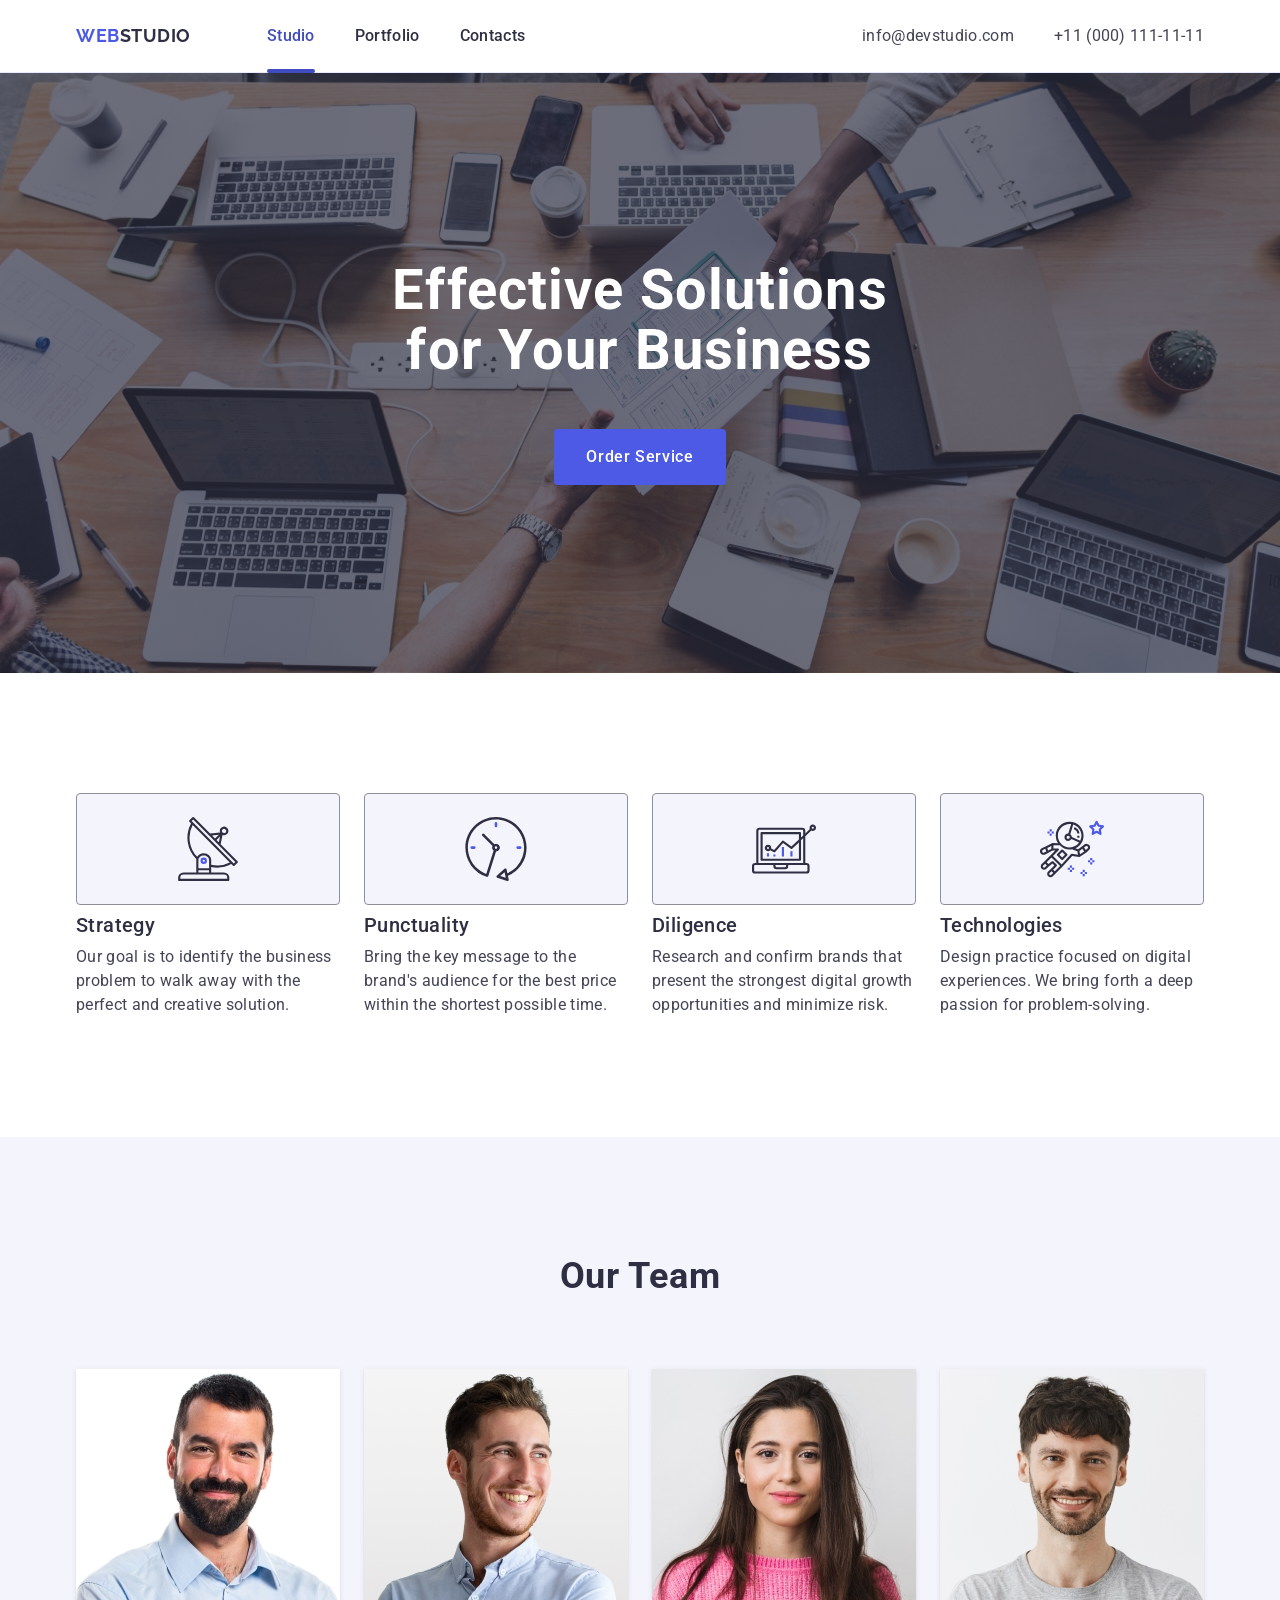
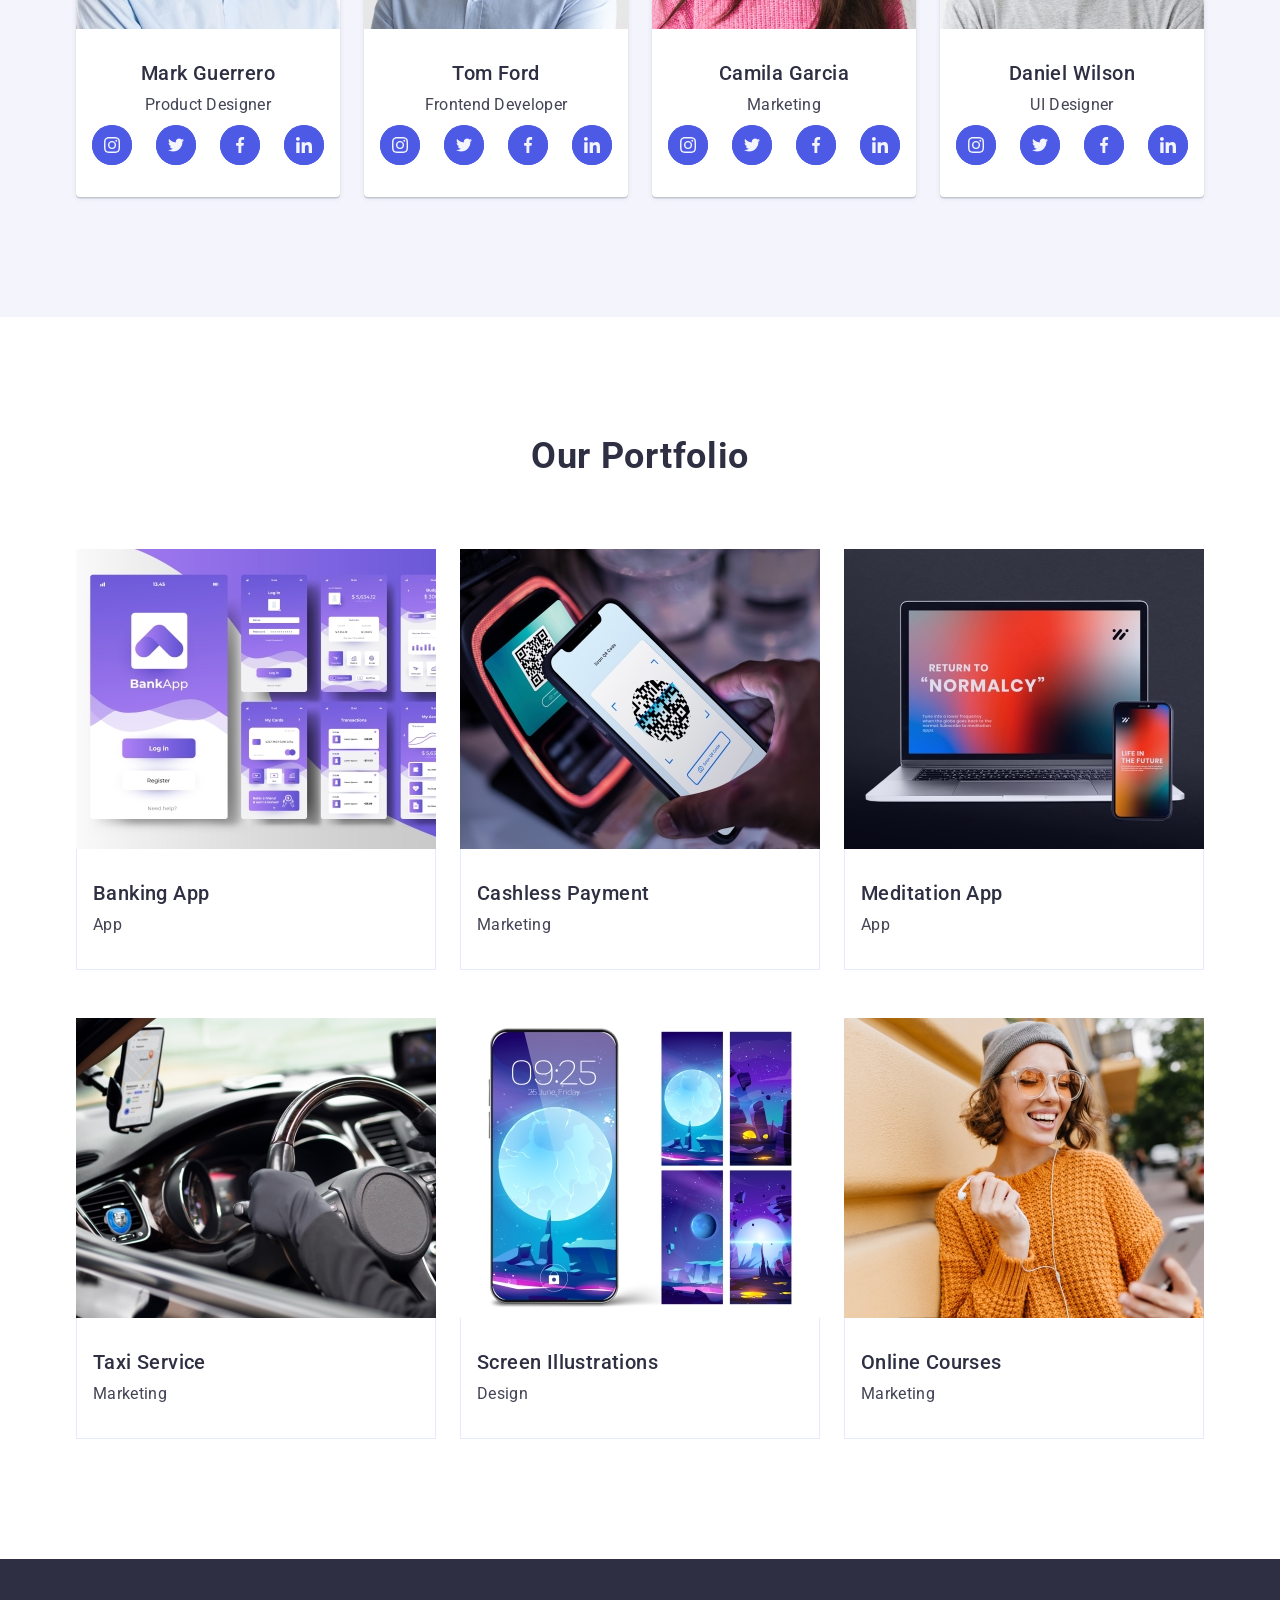
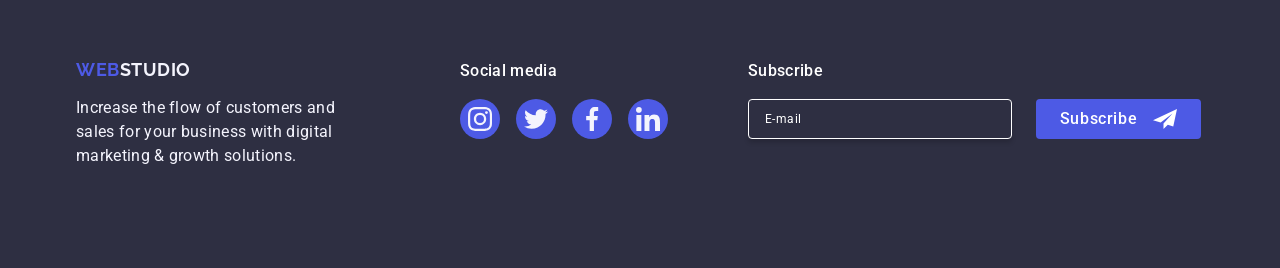
<file: index.html>
<!DOCTYPE html>
<html lang="en">
  <!-- #region-head -->
  <head>
    <meta charset="UTF-8" />
    <meta name="viewport" content="width=device-width, initial-scale=1.0" />
    <link rel="preconnect" href="https://fonts.googleapis.com" />
    <link rel="preconnect" href="https://fonts.gstatic.com" crossorigin />
    <link
      href="https://fonts.googleapis.com/css2?family=Raleway:wght@700&family=Roboto:wght@400;500;700&display=swap"
      rel="stylesheet"
    />
    <link
      rel="stylesheet"
      href="https://cdnjs.cloudflare.com/ajax/libs/modern-normalize/3.0.1/modern-normalize.min.css"
      integrity="sha512-q6WgHqiHlKyOqslT/lgBgodhd03Wp4BEqKeW6nNtlOY4quzyG3VoQKFrieaCeSnuVseNKRGpGeDU3qPmabCANg=="
      crossorigin="anonymous"
      referrerpolicy="no-referrer"
    />
    <link rel="stylesheet" href="./css/styles.css" />
    <link
      rel="shortcut icon"
      href="./images/icons/icons8-website-48.png"
      type="image/x-icon"
    />
    <title>WebStudio</title>
  </head>
  <!-- #endregion -->
  <body>
    <!-- #region-Header -->
    <header class="header">
      <div class="container header-container">
        <nav class="header-nav">
          <a class="logo header-logo" href="./index.html">
            Web<span class="logo-dark">Studio</span></a
          >
          <ul class="header-nav-list">
            <li class="header-item">
              <a class="header-link current" href="./index.html">Studio</a>
            </li>
            <li class="header-item">
              <a class="header-link" href="">Portfolio</a>
            </li>
            <li class="header-item">
              <a class="header-link" href="">Contacts</a>
            </li>
          </ul>
        </nav>
        <address class="contact">
          <ul class="contact-list">
            <li class="contact-item">
              <a class="contact-link" href="mailto:info@devstudio.com"
                >info@devstudio.com</a
              >
            </li>
            <li class="contact-item">
              <a class="contact-link" href="tel:+110001111111"
                >+11 (000) 111-11-11</a
              >
            </li>
          </ul>
        </address>

        <button
          class="header-open-btn js-mobile-menu"
          type="button"
          aria-label="Mobilemenu"
        >
          <svg class="header-open-icon" width="24" height="24">
            <use href="./images/icons.svg#icon-open"></use>
          </svg>
        </button>
      </div>
    </header>
    <!-- #endregion-Header -->

    <!-- #region-Main -->
    <main>
      <!-- #region-Hero -->
      <section class="hero">
        <div class="container hero-container">
          <h1 class="hero-title">Effective Solutions for Your Business</h1>
          <button class="btn hero-btn" type="button">Order Service</button>
        </div>
      </section>
      <!-- #endregion-Hero -->

      <!-- #region-Features -->
      <section class="section features">
        <div class="container features-container">
          <h2 class="features-title visually-hidden">Features</h2>
          <ul class="features-list">
            <li class="features-item">
              <div class="features-box">
                <svg class="features-icon" width="64" height="64">
                  <use href="./images/icons.svg#icon-antenna"></use>
                </svg>
              </div>
              <h3 class="features-pre-title">Strategy</h3>
              <p class="features-description">
                Our goal is to identify the business problem to walk away with
                the perfect and creative solution.
              </p>
            </li>
            <li class="features-item">
              <div class="features-box">
                <svg class="features-icon" width="64" height="64">
                  <use href="./images/icons.svg#icon-clock"></use>
                </svg>
              </div>
              <h3 class="features-pre-title">Punctuality</h3>
              <p class="features-description">
                Bring the key message to the brand's audience for the best price
                within the shortest possible time.
              </p>
            </li>
            <li class="features-item">
              <div class="features-box">
                <svg class="features-icon" width="64" height="64">
                  <use href="./images/icons.svg#icon-diagram"></use>
                </svg>
              </div>
              <h3 class="features-pre-title">Diligence</h3>
              <p class="features-description">
                Research and confirm brands that present the strongest digital
                growth opportunities and minimize risk.
              </p>
            </li>
            <li class="features-item">
              <div class="features-box">
                <svg class="features-icon" width="64" height="64">
                  <use href="./images/icons.svg#icon-astronaut"></use>
                </svg>
              </div>
              <h3 class="features-pre-title">Technologies</h3>
              <p class="features-description">
                Design practice focused on digital experiences. We bring forth a
                deep passion for problem-solving.
              </p>
            </li>
          </ul>
        </div>
      </section>
      <!-- #endregion-features -->

      <!-- #region-Team -->
      <section class="section team">
        <div class="container team-container">
          <h2 class="team-title">Our Team</h2>
          <ul class="team-list">
            <li class="team-item">
              <img
                srcset="
                  ./images/team/mark_@1x.jpg 1x,
                  ./images/team/mark_@2x.jpg 2x
                "
                src="./images/team/mark_@1x.jpg"
                alt="Mark Guerrero"
                width="264"
                height="260"
              />
              <div class="team-box-wrap">
                <h3 class="team-pre-title">Mark Guerrero</h3>
                <p class="team-description">Product Designer</p>
                <ul class="team-icon-list">
                  <li class="team-icon-item">
                    <a
                      href="https://www.instagram.com"
                      class="team-social-link"
                    >
                      <svg class="team-icon" width="16" height="16">
                        <use href="./images/icons.svg#icon-instagram"></use>
                      </svg>
                    </a>
                  </li>
                  <li class="team-icon-item">
                    <a href="https://x.com" class="team-social-link">
                      <svg class="team-icon" width="16" height="16">
                        <use href="./images/icons.svg#icon-twitter"></use>
                      </svg>
                    </a>
                  </li>
                  <li class="team-icon-item">
                    <a href="https://www.facebook.com" class="team-social-link">
                      <svg class="team-icon" width="16" height="16">
                        <use href="./images/icons.svg#icon-facebook"></use>
                      </svg>
                    </a>
                  </li>
                  <li class="team-icon-item">
                    <a href="https://www.linkedin.com" class="team-social-link">
                      <svg class="team-icon" width="16" height="16">
                        <use href="./images/icons.svg#icon-linkedin"></use>
                      </svg>
                    </a>
                  </li>
                </ul>
              </div>
            </li>
            <li class="team-item">
              <img
                srcset="
                  ./images/team/tom_@1x.jpg 1x,
                  ./images/team/tom_@2x.jpg 2x
                "
                src="./images/team/tom_@1x.jpg"
                alt="Tom Ford"
                width="264"
                height="260"
              />
              <div class="team-box-wrap">
                <h3 class="team-pre-title">Tom Ford</h3>
                <p class="team-description">Frontend Developer</p>
                <ul class="team-icon-list">
                  <li class="team-icon-item">
                    <a
                      href="https://www.instagram.com"
                      class="team-social-link"
                    >
                      <svg class="team-icon" width="16" height="16">
                        <use href="./images/icons.svg#icon-instagram"></use>
                      </svg>
                    </a>
                  </li>
                  <li class="team-icon-item">
                    <a href="https://x.com" class="team-social-link">
                      <svg class="team-icon" width="16" height="16">
                        <use href="./images/icons.svg#icon-twitter"></use>
                      </svg>
                    </a>
                  </li>
                  <li class="team-icon-item">
                    <a href="https://www.facebook.com" class="team-social-link">
                      <svg class="team-icon" width="16" height="16">
                        <use href="./images/icons.svg#icon-facebook"></use>
                      </svg>
                    </a>
                  </li>
                  <li class="team-icon-item">
                    <a href="https://www.linkedin.com" class="team-social-link">
                      <svg class="team-icon" width="16" height="16">
                        <use href="./images/icons.svg#icon-linkedin"></use>
                      </svg>
                    </a>
                  </li>
                </ul>
              </div>
            </li>
            <li class="team-item">
              <img
                srcset="
                  ./images/team/camila_@1x.jpg 1x,
                  ./images/team/camila_@2x.jpg 2x
                "
                src="./images/team/camila_@1x.jpg"
                alt="Camila Garcia"
                width="264"
                height="260"
              />
              <div class="team-box-wrap">
                <h3 class="team-pre-title">Camila Garcia</h3>
                <p class="team-description">Marketing</p>
                <ul class="team-icon-list">
                  <li class="team-icon-item">
                    <a
                      href="https://www.instagram.com"
                      class="team-social-link"
                    >
                      <svg class="team-icon" width="16" height="16">
                        <use href="./images/icons.svg#icon-instagram"></use>
                      </svg>
                    </a>
                  </li>
                  <li class="team-icon-item">
                    <a href="https://x.com" class="team-social-link">
                      <svg class="team-icon" width="16" height="16">
                        <use href="./images/icons.svg#icon-twitter"></use>
                      </svg>
                    </a>
                  </li>
                  <li class="team-icon-item">
                    <a href="https://www.facebook.com" class="team-social-link">
                      <svg class="team-icon" width="16" height="16">
                        <use href="./images/icons.svg#icon-facebook"></use>
                      </svg>
                    </a>
                  </li>
                  <li class="team-icon-item">
                    <a href="https://www.linkedin.com" class="team-social-link">
                      <svg class="team-icon" width="16" height="16">
                        <use href="./images/icons.svg#icon-linkedin"></use>
                      </svg>
                    </a>
                  </li>
                </ul>
              </div>
            </li>
            <li class="team-item">
              <img
                srcset="
                  ./images/team/daniel_@1x.jpg 1x,
                  ./images/team/daniel_@2x.jpg 2x
                "
                src="./images/team/daniel_@1x.jpg"
                alt="Daniel Wilson"
                width="264"
                height="260"
              />
              <div class="team-box-wrap">
                <h3 class="team-pre-title">Daniel Wilson</h3>
                <p class="team-description">UI Designer</p>
                <ul class="team-icon-list">
                  <li class="team-icon-item">
                    <a
                      class="team-social-link"
                      href="https://www.instagram.com"
                    >
                      <svg class="team-icon" width="16" height="16">
                        <use href="./images/icons.svg#icon-instagram"></use>
                      </svg>
                    </a>
                  </li>
                  <li class="team-icon-item">
                    <a class="team-social-link" href="https://x.com">
                      <svg class="team-icon" width="16" height="16">
                        <use href="./images/icons.svg#icon-twitter"></use>
                      </svg>
                    </a>
                  </li>
                  <li class="team-icon-item">
                    <a class="team-social-link" href="https://www.facebook.com">
                      <svg class="team-icon" width="16" height="16">
                        <use href="./images/icons.svg#icon-facebook"></use>
                      </svg>
                    </a>
                  </li>
                  <li class="team-icon-item">
                    <a class="team-social-link" href="https://www.linkedin.com">
                      <svg class="team-icon" width="16" height="16">
                        <use href="./images/icons.svg#icon-linkedin"></use>
                      </svg>
                    </a>
                  </li>
                </ul>
              </div>
            </li>
          </ul>
        </div>
      </section>
      <!-- #endregion-Team -->

      <!-- #region-Portfolio -->
      <section class="section portfolio">
        <div class="container portfolio-container">
          <h2 class="portfolio-title">Our Portfolio</h2>
          <ul class="portfolio-list">
            <li class="portfolio-item">
              <div class="portfolio-box">
                <picture>
                  <source
                    media="(min-width: 1158px)"
                    srcset="
                      ./images/portfolio/banking_desc@1x.jpg 1x,
                      ./images/portfolio/banking_desc@2x.jpg 2x
                    "
                  />
                  <source
                    media="(min-width: 768px)"
                    srcset="
                      ./images/portfolio/banking_tab@1x.jpg 1x,
                      ./images/portfolio/banking_tab@2x.jpg 2x
                    "
                  />
                  <source
                    media="(max-width: 767px)"
                    srcset="
                      ./images/portfolio/banking_mob@1x.jpg 1x,
                      ./images/portfolio/banking_mob@2x.jpg 2x
                    "
                  />
                  <img
                    src="./images/portfolio/banking_mob@1x.jpg"
                    class="portfolio-image"
                    alt="Banking App"
                    width="360"
                    height="300"
                  />
                </picture>
                <p class="portfolio-box-text">
                  14 Stylish and User-Friendly App Design Concepts · Task
                  Manager App · Calorie Tracker App · Exotic Fruit Ecommerce App
                  · Cloud Storage App
                </p>
              </div>
              <div class="portfolio-box-wrap">
                <h3 class="portfolio-pre-title">Banking App</h3>
                <p class="portfolio-text">App</p>
              </div>
            </li>
            <li class="portfolio-item">
              <div class="portfolio-box">
                <picture>
                  <source
                    media="(min-width: 1158px)"
                    srcset="
                      ./images/portfolio/cashless_desc@1x.jpg 1x,
                      ./images/portfolio/cashless_desc@2x.jpg 2x
                    "
                  />
                  <source
                    media="(min-width: 768px)"
                    srcset="
                      ./images/portfolio/cashless_tab@1x.jpg 1x,
                      ./images/portfolio/cashless_tab@2x.jpg 2x
                    "
                  />
                  <source
                    media="(max-width: 767px)"
                    srcset="
                      ./images/portfolio/cashless_mob@1x.jpg 1x,
                      ./images/portfolio/cashless_mob@2x.jpg 2x
                    "
                  />
                  <img
                    src="./images/portfolio/cashless_mob@1x.jpg"
                    class="portfolio-image"
                    alt="Cashless Payment"
                    width="360"
                    height="300"
                  />
                </picture>
                <p class="portfolio-box-text">
                  14 Stylish and User-Friendly App Design Concepts · Task
                  Manager App · Calorie Tracker App · Exotic Fruit Ecommerce App
                  · Cloud Storage App
                </p>
              </div>
              <div class="portfolio-box-wrap">
                <h3 class="portfolio-pre-title">Cashless Payment</h3>
                <p class="portfolio-text">Marketing</p>
              </div>
            </li>
            <li class="portfolio-item">
              <div class="portfolio-box">
                <picture>
                  <source
                    media="(min-width: 1158px)"
                    srcset="
                      ./images/portfolio/meditation_desc@1x.jpg 1x,
                      ./images/portfolio/meditation_desc@2x.jpg 2x
                    "
                  />
                  <source
                    media="(min-width: 768px)"
                    srcset="
                      ./images/portfolio/meditation_tab@1x.jpg 1x,
                      ./images/portfolio/meditation_tab@2x.jpg 2x
                    "
                  />
                  <source
                    media="(max-width: 767px)"
                    srcset="
                      ./images/portfolio/meditation_mob@1x.jpg 1x,
                      ./images/portfolio/meditation_mob@2x.jpg 2x
                    "
                  />
                  <img
                    src="./images/portfolio/meditation_mob@1x.jpg"
                    class="portfolio-image"
                    alt="Meditation App"
                    width="360"
                    height="300"
                  />
                </picture>
                <p class="portfolio-box-text">
                  14 Stylish and User-Friendly App Design Concepts · Task
                  Manager App · Calorie Tracker App · Exotic Fruit Ecommerce App
                  · Cloud Storage App
                </p>
              </div>
              <div class="portfolio-box-wrap">
                <h3 class="portfolio-pre-title">Meditation App</h3>
                <p class="portfolio-text">App</p>
              </div>
            </li>
            <li class="portfolio-item">
              <div class="portfolio-box">
                <picture>
                  <source
                    media="(min-width: 1158px)"
                    srcset="
                      ./images/portfolio/taxi_desc@1x.jpg 1x,
                      ./images/portfolio/taxi_desc@2x.jpg 2x
                    "
                  />
                  <source
                    media="(min-width: 768px)"
                    srcset="
                      ./images/portfolio/taxi_tab@1x.jpg 1x,
                      ./images/portfolio/taxi_tab@2x.jpg 2x
                    "
                  />
                  <source
                    media="(max-width: 767px)"
                    srcset="
                      ./images/portfolio/taxi_mob@1x.jpg 1x,
                      ./images/portfolio/taxi_mob@2x.jpg 2x
                    "
                  />
                  <img
                    src="./images/portfolio/taxi_mob@1x.jpg"
                    class="portfolio-image"
                    alt="Taxi Service"
                    width="360"
                    height="300"
                  />
                </picture>
                <p class="portfolio-box-text">
                  14 Stylish and User-Friendly App Design Concepts · Task
                  Manager App · Calorie Tracker App · Exotic Fruit Ecommerce App
                  · Cloud Storage App
                </p>
              </div>
              <div class="portfolio-box-wrap">
                <h3 class="portfolio-pre-title">Taxi Service</h3>
                <p class="portfolio-text">Marketing</p>
              </div>
            </li>
            <li class="portfolio-item">
              <div class="portfolio-box">
                <picture>
                  <source
                    media="(min-width: 1158px)"
                    srcset="
                      ./images/portfolio/screen_desc@1x.jpg 1x,
                      ./images/portfolio/screen_desc@2x.jpg 2x
                    "
                  />
                  <source
                    media="(min-width: 768px)"
                    srcset="
                      ./images/portfolio/screen_tab@1x.jpg 1x,
                      ./images/portfolio/screen_tab@2x.jpg 2x
                    "
                  />
                  <source
                    media="(max-width: 767px)"
                    srcset="
                      ./images/portfolio/screen_mob@1x.jpg 1x,
                      ./images/portfolio/screen_mob@2x.jpg 2x
                    "
                  />
                  <img
                    src="./images/portfolio/screen_mob@1x.jpg"
                    class="portfolio-image"
                    alt="Screen Illustrations"
                    width="360"
                    height="300"
                  />
                </picture>
                <p class="portfolio-box-text">
                  14 Stylish and User-Friendly App Design Concepts · Task
                  Manager App · Calorie Tracker App · Exotic Fruit Ecommerce App
                  · Cloud Storage App
                </p>
              </div>
              <div class="portfolio-box-wrap">
                <h3 class="portfolio-pre-title">Screen Illustrations</h3>
                <p class="portfolio-text">Design</p>
              </div>
            </li>
            <li class="portfolio-item">
              <div class="portfolio-box">
                <picture>
                  <source
                    media="(min-width: 1158px)"
                    srcset="
                      ./images/portfolio/courses_desc@1x.jpg 1x,
                      ./images/portfolio/courses_desc@2x.jpg 2x
                    "
                  />
                  <source
                    media="(min-width: 768px)"
                    srcset="
                      ./images/portfolio/courses_tab@1x.jpg 1x,
                      ./images/portfolio/courses_tab@2x.jpg 2x
                    "
                  />
                  <source
                    media="(max-width: 767px)"
                    srcset="
                      ./images/portfolio/courses_mob@1x.jpg 1x,
                      ./images/portfolio/courses_mob@2x.jpg 2x
                    "
                  />
                  <img
                    src="./images/portfolio/courses_mob@1x.jpg"
                    class="portfolio-image"
                    alt="Online Courses"
                    width="360"
                    height="300"
                  />
                </picture>
                <p class="portfolio-box-text">
                  14 Stylish and User-Friendly App Design Concepts · Task
                  Manager App · Calorie Tracker App · Exotic Fruit Ecommerce App
                  · Cloud Storage App
                </p>
              </div>
              <div class="portfolio-box-wrap">
                <h3 class="portfolio-pre-title">Online Courses</h3>
                <p class="portfolio-text">Marketing</p>
              </div>
            </li>
          </ul>
        </div>
      </section>
      <!-- #endregion-Portfolio -->
    </main>
    <!-- #endregion -->

    <!-- #region-Footer -->
    <footer class="footer">
      <div class="container footer-container">
        <div class="footer-first">
          <a class="logo footer-logo" href="./index.html">
            Web<span class="logo-light">Studio</span></a
          >
          <p class="footer-desription">
            Increase the flow of customers and sales for your business with
            digital marketing & growth solutions.
          </p>
        </div>

        <div class="footer-social">
          <p class="footer-social-text">Social media</p>
          <ul class="footer-social-list">
            <li class="footer-social-item">
              <a class="footer-social-link" href="https://www.instagram.com">
                <svg class="footer-social-icon" width="24" height="24">
                  <use href="./images/icons.svg#icon-instagram"></use>
                </svg>
              </a>
            </li>
            <li class="footer-social-item">
              <a class="footer-social-link" href="https://x.com">
                <svg class="footer-social-icon" width="24" height="24">
                  <use href="./images/icons.svg#icon-twitter"></use>
                </svg>
              </a>
            </li>
            <li class="footer-social-item">
              <a class="footer-social-link" href="https://www.facebook.com">
                <svg class="footer-social-icon" width="24" height="24">
                  <use href="./images/icons.svg#icon-facebook"></use>
                </svg>
              </a>
            </li>
            <li class="footer-social-item">
              <a class="footer-social-link" href="https://www.linkedin.com">
                <svg class="footer-social-icon" width="24" height="24">
                  <use href="./images/icons.svg#icon-linkedin"></use>
                </svg>
              </a>
            </li>
          </ul>
        </div>

        <div class="footer-subscribe">
          <p class="footer-subscribe-text">Subscribe</p>
          <form class="footer-subscribe-form" name="subscribe-form">
            <label class="footer-subscribe-label">
              <input
                class="footer-subscribe-input"
                type="email"
                id="subscribe-form"
                placeholder="E-mail"
                required="required"
                name="email"
              />
            </label>
            <button class="btn footer-subscribe-btn" type="submit">
              Subscribe
              <svg class="footer-form-icon" width="24" height="24">
                <use href="./images/icons.svg#icon-frame"></use>
              </svg>
            </button>
          </form>
        </div>
      </div>
    </footer>
    <!-- #endregion-Footer -->

    <!-- #region Mobile-menu -->
    <div class="mobile-menu is-open">
      <div class="container mobile-menu-container">
        <button class="modal-close-btn js-mobile-menu" type="button">
          <svg class="modal-close-icon" width="8" height="8">
            <use href="./images/icons.svg#icon-cross"></use>
          </svg>
        </button>

        <nav class="mobile-menu-nav">
          <ul class="mobile-menu-list">
            <li class="mobile-menu-item">
              <a href="./index.html" class="mobile-menu-link active">Studio</a>
            </li>
            <li class="mobile-menu-item">
              <a href="" class="mobile-menu-link">Portfolio</a>
            </li>
            <li class="mobile-menu-item">
              <a href="" class="mobile-menu-link">Contacts</a>
            </li>
          </ul>
        </nav>

        <div class="mobile-menu-contacts">
          <address class="mobile-menu-adress">
            <ul class="mobile-menu-adress-list">
              <li class="mobile-menu-adress-item">
                <a
                  class="mobile-menu-adress-link"
                  href="mailto:info@devstudio.com"
                  target="_blank"
                  rel="noopener noreferrer nofollow"
                  >info@devstudio.com</a
                >
              </li>
              <li class="mobile-menu-adress-item">
                <a
                  class="mobile-menu-adress-link"
                  href="tel:+110001111111"
                  target="_blank"
                  rel="noopener noreferrer nofollow"
                  >+11 (000) 111-11-11</a
                >
              </li>
            </ul>
          </address>

          <ul class="socials-list">
            <li class="socials-item">
              <a
                href="https://www.instagram.com/"
                class="socials-link"
                target="_blank"
                aria-label="instagram"
                rel="noopener noreferrer nofollow"
              >
                <svg class="socials-icon" width="16" height="16">
                  <use href="./images/icons.svg#icon-instagram"></use>
                </svg>
              </a>
            </li>
            <li class="socials-item">
              <a
                href="https://www.twitter.com/"
                class="socials-link"
                target="_blank"
                aria-label="twitter"
                rel="noopener noreferrer nofollow"
              >
                <svg class="socials-icon" width="16" height="16">
                  <use href="./images/icons.svg#icon-twitter"></use>
                </svg>
              </a>
            </li>
            <li class="socials-item">
              <a
                href="https://www.facebook.com/"
                class="socials-link"
                target="_blank"
                aria-label="facebook"
                rel="noopener noreferrer nofollow"
              >
                <svg class="socials-icon" width="16" height="16">
                  <use href="./images/icons.svg#icon-facebook"></use>
                </svg>
              </a>
            </li>
            <li class="socials-item">
              <a
                href="https://www.linkedin.com/"
                class="socials-link"
                target="_blank"
                aria-label="linkedin"
                rel="noopener noreferrer nofollow"
              >
                <svg class="socials-icon" width="16" height="16">
                  <use href="./images/icons.svg#icon-linkedin"></use>
                </svg>
              </a>
            </li>
          </ul>
        </div>
      </div>
    </div>
    <!-- #endregion -->

    <!-- #region Modal -->
    <div class="modal-overlay">
      <div class="modal">
        <button class="modal-close-btn" type="button">
          <svg class="modal-close-icon" width="8" height="8">
            <use href="./images/icons.svg#icon-cross"></use>
          </svg>
        </button>
        <p class="modal-title">Leave your contacts and we will call you back</p>

        <form class="modal-form" name="reviewForm">
          <div class="modal-form-field">
            <label class="modal-form-label" for="user-name">Name</label>
            <div class="modal-form-wrapper">
              <input
                class="modal-form-input"
                type="text"
                name="user-name"
                id="user-name"
                autofocus
                required
              />
              <svg class="modal-form-icon" width="18" height="24">
                <use href="./images/icons.svg#icon-person"></use>
              </svg>
            </div>
          </div>

          <div class="modal-form-field">
            <label class="modal-form-label" for="user-phone">Phone</label>
            <div class="modal-form-wrapper">
              <input
                class="modal-form-input"
                type="tel"
                name="user-phone"
                id="user-phone"
                required
              />
              <svg class="modal-form-icon" width="18" height="24">
                <use href="./images/icons.svg#icon-phone"></use>
              </svg>
            </div>
          </div>

          <div class="modal-form-field">
            <label class="modal-form-label" for="user-email">Email</label>
            <div class="modal-form-wrapper">
              <input
                class="modal-form-input"
                type="email"
                name="user-email"
                id="user-email"
              />
              <svg class="modal-form-icon" width="18" height="24">
                <use href="./images/icons.svg#icon-email"></use>
              </svg>
            </div>
          </div>

          <div class="modal-form-field modal-form-textarea-box">
            <label class="modal-form-label" for="user-comment">Comment</label>
            <textarea
              class="modal-form-message modal-form-input"
              name="user-comment"
              id="user-comment"
              placeholder="Text input"
            ></textarea>
          </div>

          <div class="modal-form-check">
            <input
              class="modal-standart-checkbox visually-hidden"
              type="checkbox"
              name="user-privacy"
              id="user-privacy"
              value="true"
            />
            <label class="modal-form-check-text" for="user-privacy">
              <span class="modal-form-check-box">
                <svg class="modal-form-check-icon" width="10" height="8">
                  <use href="./images/icons.svg#icon-vector"></use>
                </svg>
              </span>
              I accept the terms and conditions of the
              <a
                class="modal-form-check-link"
                href=""
                target="_blank"
                rel="noopener noreferrer"
                >Privacy Policy</a
              >
            </label>
          </div>

          <button class="btn modal-form-btn" type="submit">Send</button>
        </form>
      </div>
    </div>
    <!-- #endregion -->
  </body>
</html>
</file>
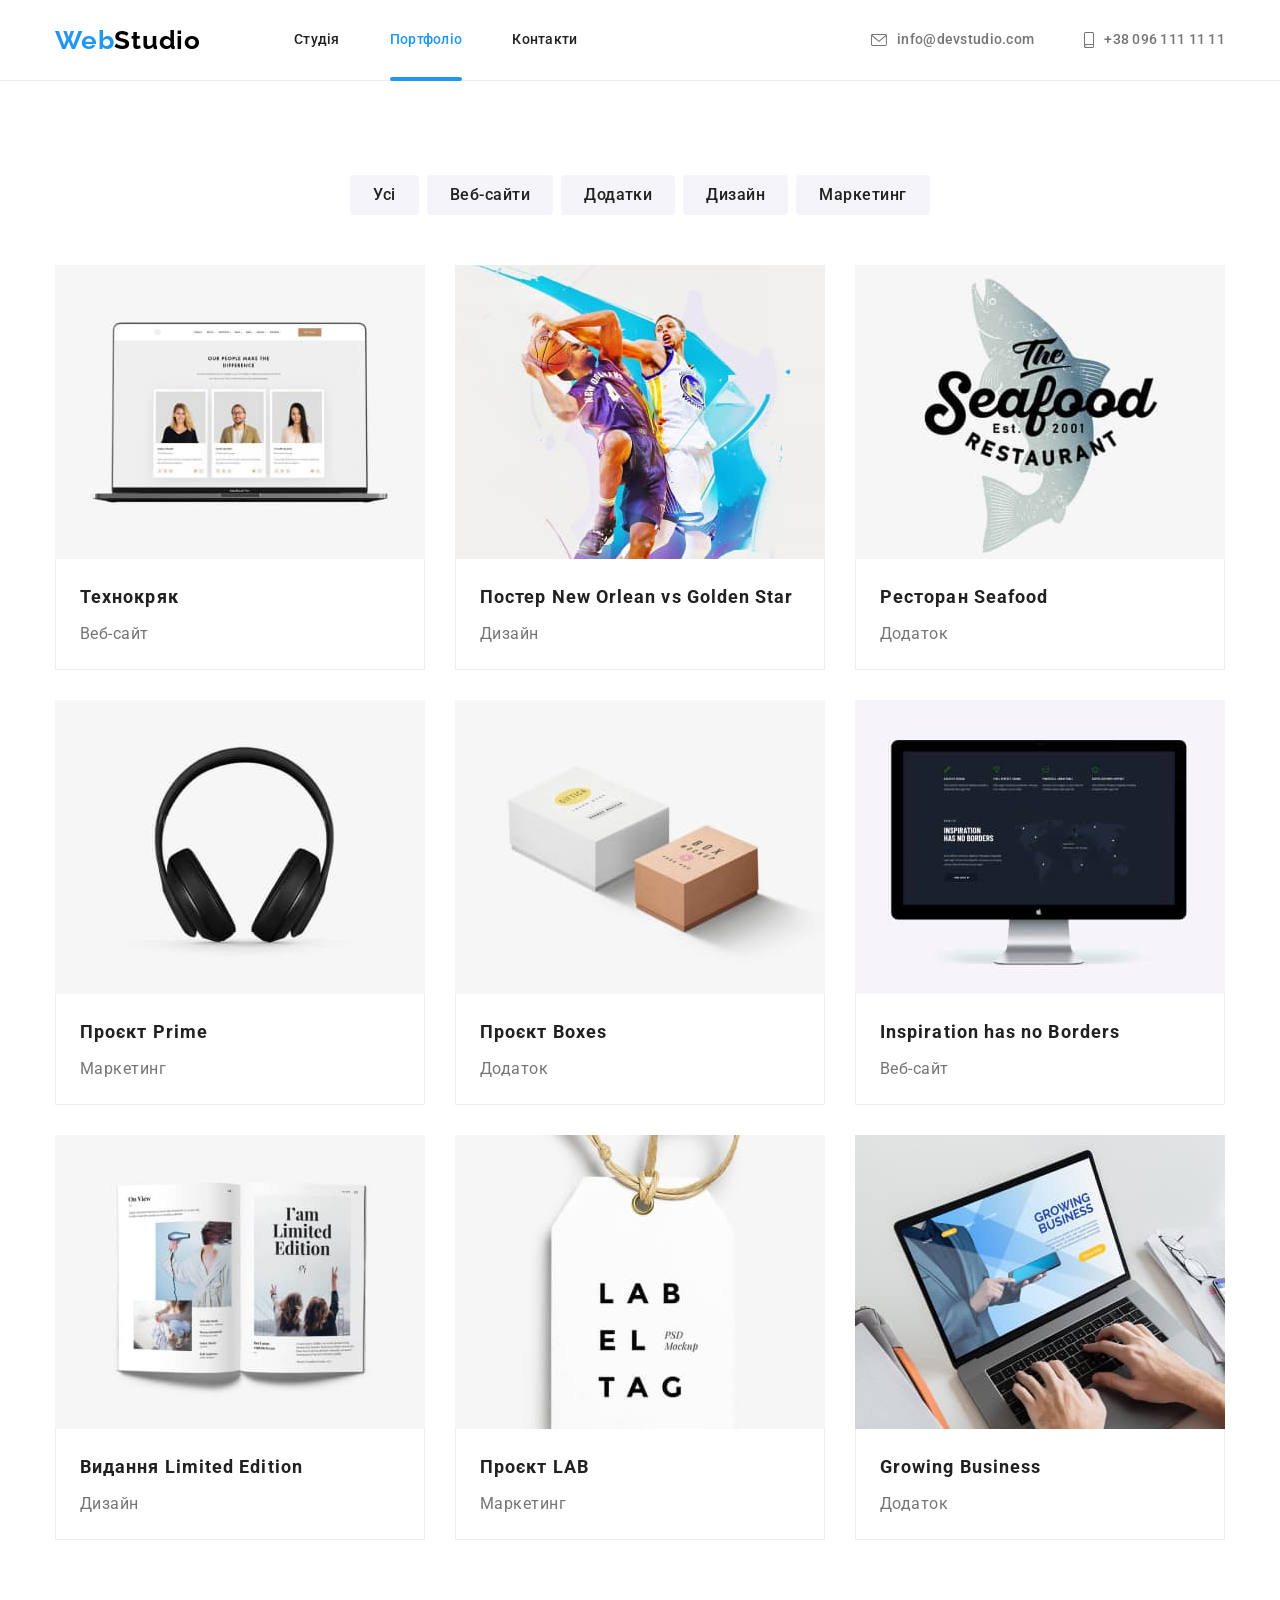
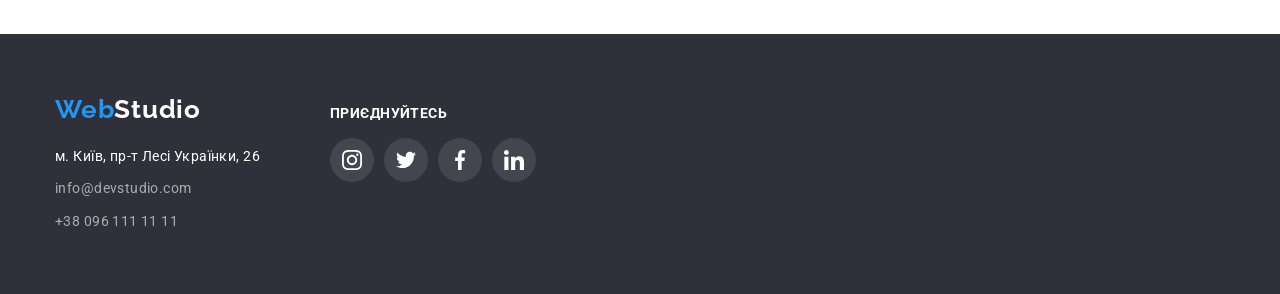
<file: portfolio.html>
<!DOCTYPE html>
<html lang="uk">

<head>
  <meta charset="UTF-8" />
  <meta http-equiv="X-UA-Compatible" content="IE=edge" />
  <meta name="viewport" content="width=device-width, initial-scale=1.0" />
  <link rel="preconnect" href="https://fonts.googleapis.com" />
  <link rel="preconnect" href="https://fonts.gstatic.com" crossorigin />
  <link href="https://fonts.googleapis.com/css2?family=Raleway:wght@700&family=Roboto:wght@400;500;700;900&display=swap"
    rel="stylesheet" />
  <title>WebStudio</title>
  <link rel="stylesheet"
    href="https://cdnjs.cloudflare.com/ajax/libs/modern-normalize/1.0.0/modern-normalize.min.css" />
  <link rel="stylesheet" href="./css/style.css" />
</head>

<body>
  <!-- Шапка -->

  <header class="header">
    <div class="container header-container">
      <nav class="header-nav">
        <a href="./index.html" class="header-title-logo">
          <span class="header-logo">Web</span>Studio</a>
        <ul class="header-list list">
          <li class="header-item">
            <a href="./index.html" class="header-link link">Студія</a>
          </li>
          <li class="header-item">
            <a href="./portfolio.html" class="header-link link current">Портфоліо</a>
          </li>
          <li class="header-item">
            <a href="#" class="header-link link">Контакти</a>
          </li>
        </ul>
      </nav>
      <ul class="header-contact-list list">
        <li class="header-contact-wrap">
          <a class="header-contact link" href="mailto:info@devstudio.com">
            <svg class="header-icon-link" width="16px" height="12px">
              <use href="./images/svg/icons.svg#icon-mail"></use>
            </svg>
            info@devstudio.com</a>
        </li>
        <li class="header-contact-wrap">
          <a class="header-contact link" href="tel:+380961111111">
            <svg class="header-icon-link" width="10px" height="16px">
              <use href="./images/svg/icons.svg#icon-phone"></use>
            </svg>
            +38 096 111 11 11</a>
        </li>
      </ul>
    </div>
  </header>

  <!-- Основний контент -->
  <main>
    <!-- Фільтр -->
    <section class="portfolio">
      <div class="container">
        <h1 class="visually-hidden">Портфоліо</h1>
        <ul class="portfolio-list list">
          <li class="portfolio-item">
            <button type="button" class="btn-portfolio">Усі</button>
          </li>
          <li class="portfolio-item">
            <button type="button" class="btn-portfolio">Веб-сайти</button>
          </li>
          <li class="portfolio-item">
            <button type="button" class="btn-portfolio">Додатки</button>
          </li>
          <li class="portfolio-item">
            <button type="button" class="btn-portfolio">Дизайн</button>
          </li>
          <li class="portfolio-item">
            <button type="button" class="btn-portfolio">Маркетинг</button>
          </li>
        </ul>
        <ul class="projects-list list">
          <li class="projects-item">
            <a href="#" class="projects-link">
              <div class="projects-box">
                <img src="./images/portfolio/laptop.jpg" alt="ноутбук" width="370" />
                <p class="projects-text">
                  Ресурс пропонує комплексні пропозиції з різним рівнем
                  функціоналу та сервісів. Все це дозволить відвідувачу
                  отримати вичерпні відомості про компанію чи приватну особу.
                </p>
              </div>
              <div class="projects-wrap">
                <h2 class="projects-pre-title">Технокряк</h2>
                <p class="projects-description">Веб-сайт</p>
              </div>
            </a>
          </li>
          <li class="projects-item">
            <a href="#" class="projects-link">
              <div class="projects-box">
                <img src="./images/portfolio/poster.jpg" alt="баскетбольний постер" width="370" />
                <p class="projects-text">
                  Ресурс пропонує комплексні пропозиції з різним рівнем
                  функціоналу та сервісів. Все це дозволить відвідувачу
                  отримати вичерпні відомості про компанію чи приватну особу.
                </p>
              </div>
              <div class="projects-wrap">
                <h2 class="projects-pre-title">
                  Постер New Orlean vs Golden Star
                </h2>
                <p class="projects-description">Дизайн</p>
              </div>
            </a>
          </li>
          <li class="projects-item">
            <a href="#" class="projects-link">
              <div class="projects-box">
                <img src="./images/portfolio/restaurant.jpg" alt="назва ресторану" width="370" />
                <p class="projects-text">
                  Ресурс пропонує комплексні пропозиції з різним рівнем
                  функціоналу та сервісів. Все це дозволить відвідувачу
                  отримати вичерпні відомості про компанію чи приватну особу.
                </p>
              </div>

              <div class="projects-wrap">
                <h2 class="projects-pre-title">Ресторан Seafood</h2>
                <p class="projects-description">Додаток</p>
              </div>
            </a>
          </li>
          <li class="projects-item">
            <a href="#" class="projects-link">
              <div class="projects-box">
                <img src="./images/portfolio/headphone.jpg" alt="навушники" width="370" />
                <p class="projects-text">
                  Ресурс пропонує комплексні пропозиції з різним рівнем
                  функціоналу та сервісів. Все це дозволить відвідувачу
                  отримати вичерпні відомості про компанію чи приватну особу.
                </p>
              </div>

              <div class="projects-wrap">
                <h2 class="projects-pre-title">Проєкт Prime</h2>
                <p class="projects-description">Маркетинг</p>
              </div>
            </a>
          </li>
          <li class="projects-item">
            <a href="#" class="projects-link">
              <div class="projects-box">
                <img src="./images/portfolio/boxes.jpg" alt="коробочки" width="370" />
                <p class="projects-text">
                  Ресурс пропонує комплексні пропозиції з різним рівнем
                  функціоналу та сервісів. Все це дозволить відвідувачу
                  отримати вичерпні відомості про компанію чи приватну особу.
                </p>
              </div>

              <div class="projects-wrap">
                <h2 class="projects-pre-title">Проєкт Boxes</h2>
                <p class="projects-description">Додаток</p>
              </div>
            </a>
          </li>
          <li class="projects-item">
            <a href="#" class="projects-link">
              <div class="projects-box">
                <img src="./images/portfolio/monitor.jpg" alt="монітор" width="370" />
                <p class="projects-text">
                  Ресурс пропонує комплексні пропозиції з різним рівнем
                  функціоналу та сервісів. Все це дозволить відвідувачу
                  отримати вичерпні відомості про компанію чи приватну особу.
                </p>
              </div>

              <div class="projects-wrap">
                <h2 class="projects-pre-title">Inspiration has no Borders</h2>
                <p class="projects-description">Веб-сайт</p>
              </div>
            </a>
          </li>
          <li class="projects-item">
            <a href="#" class="projects-link">
              <div class="projects-box">
                <img src="./images/portfolio/magazine.jpg" alt="журнал" width="370" />
                <p class="projects-text">
                  Ресурс пропонує комплексні пропозиції з різним рівнем
                  функціоналу та сервісів. Все це дозволить відвідувачу
                  отримати вичерпні відомості про компанію чи приватну особу.
                </p>
              </div>

              <div class="projects-wrap">
                <h2 class="projects-pre-title">Видання Limited Edition</h2>
                <p class="projects-description">Дизайн</p>
              </div>
            </a>
          </li>
          <li class="projects-item">
            <a href="#" class="projects-link">
              <div class="projects-box">
                <img src="./images/portfolio/label.jpg" alt="лейба" width="370" />
                <p class="projects-text">
                  Ресурс пропонує комплексні пропозиції з різним рівнем
                  функціоналу та сервісів. Все це дозволить відвідувачу
                  отримати вичерпні відомості про компанію чи приватну особу.
                </p>
              </div>

              <div class="projects-wrap">
                <h2 class="projects-pre-title">Проєкт LAB</h2>
                <p class="projects-description">Маркетинг</p>
              </div>
            </a>
          </li>
          <li class="projects-item">
            <a href="#" class="projects-link">
              <div class="projects-box">
                <img src="./images/portfolio/business.jpg" alt="робота на ноутбуці" width="370" />
                <p class="projects-text">
                  Ресурс пропонує комплексні пропозиції з різним рівнем
                  функціоналу та сервісів. Все це дозволить відвідувачу
                  отримати вичерпні відомості про компанію чи приватну особу.
                </p>
              </div>

              <div class="projects-wrap">
                <h2 class="projects-pre-title">Growing Business</h2>
                <p class="projects-description">Додаток</p>
              </div>
            </a>
          </li>
        </ul>
      </div>
    </section>
  </main>

  <!-- Підвал -->

  <footer class="footer">
    <div class="container footer-container">
      <div class="footer-container-first">
        <a href="./index.html" class="footer-title-logo">
          <span class="footer-logo">Web</span>Studio</a>
        <address>
          <ul class="address-list list">
            <li class="footer-address-item">
              <a href="http://surl.li/cvalr" target="_blank" rel="noopener noreferrer" class="footer-address link">м.
                Київ, пр-т Лесі Українки, 26</a>
            </li>
            <li class="footer-address-item">
              <a href="mailto:info@devstudio.com" class="footer-contact link">info@devstudio.com</a>
            </li>
            <li class="footer-address-item">
              <a href="tel:+380961111111" class="footer-contact link">+38 096 111 11 11</a>
            </li>
          </ul>
        </address>
      </div>
      <div class="footer-container-second">
        <p class="footer-text">приєднуйтесь</p>
        <ul class="footer-icon-list list">
          <li class="footer-icon-item">
            <a class="footer-socials link" href="https://www.instagram.com">
              <svg class="footer-icon" width="20px" height="20px">
                <use href="./images/svg/icons.svg#icon-instagram"></use>
              </svg>
            </a>
          </li>
          <li class="footer-icon-item">
            <a class="footer-socials link" href="https://twitter.com">
              <svg class="footer-icon" width="20px" height="20px">
                <use href="./images/svg/icons.svg#icon-twitter"></use>
              </svg>
            </a>
          </li>
          <li class="footer-icon-item">
            <a class="footer-socials link" href="https://www.facebook.com">
              <svg class="footer-icon" width="20px" height="20px">
                <use href="./images/svg/icons.svg#icon-facebook"></use>
              </svg>
            </a>
          </li>
          <li class="footer-icon-item">
            <a class="footer-socials link" href="https://www.linkedin.com">
              <svg class="footer-icon" width="20px" height="20px">
                <use href="./images/svg/icons.svg#icon-linkedin"></use>
              </svg>
            </a>
          </li>
        </ul>
      </div>
    </div>
  </footer>
</body>

</html>
</file>
<file: css/styles.css>
/* #region-Variables */
:root {
  /* Colors */
  --cl-primary-iris: #4d5ae5;
  --cl-active-ocean: #404bbf;
  --cl-dark-navy-blue: #2e2f42;
  --cl-dark-navy-blue-modal: rgba(46, 47, 66, 0.4);
  --cl-success-green: #31d0aa;
  --cl-text-slate: #434455;
  --cl-subtle-text-light-slate: #8e8f99;
  --cl-accent-cornflower: #e7e9fc;
  --cl-light-cloud: #f4f4fd;
  --cl-hero-gray: rgba(46, 47, 66, 0.7);
  --cl-white-background: #ffffff;
  --cl-modal-dairy: #fcfcfc;

  /* Fonts */
  --font-family: 'Roboto', sans-serif;
  --second-family: 'Raleway', sans-serif;

  /* Animation */
  --transition-hover-focus: 250ms cubic-bezier(0.4, 0, 0.2, 1);
  --transform-scale: scale(1.01);
}

/* #endregion-Variables */

/* #region-Base */

body {
  font-family: 'Roboto', sans-serif;
  color: var(--cl-text-slate);
  background-color: var(--cl-white-background);
}

h1,
h2,
h3,
h4,
h5,
h6,
p {
  margin: 0;
}

ul,
ol {
  list-style-type: none;
  margin: 0;
  padding: 0;
}

li {
  list-style-type: none;
}

a {
  text-decoration: none;
}

button {
  cursor: pointer;
  font-family: inherit;
}

img {
  display: block;
  max-width: 100%;
  height: auto;
}

address {
  font-style: normal;
}

.visually-hidden {
  position: absolute;
  width: 1px;
  height: 1px;
  margin: -1px;
  border: 0;
  padding: 0;

  white-space: nowrap;
  clip-path: inset(100%);
  clip: rect(0 0 0 0);
  overflow: hidden;
}

/* #endregion-Base */

/* #region-Common */

.container {
  max-width: 320px;
  padding-left: 16px;
  padding-right: 16px;
  margin-left: auto;
  margin-right: auto;
}

@media screen and (min-width: 768px) {
  .container {
    max-width: 768px;
  }
}

@media screen and (min-width: 1158px) {
  .container {
    max-width: 1158px;
    padding-left: 15px;
    padding-right: 15px;
  }
}

.section {
  padding: 96px 0;
}

@media screen and (min-width: 768px) {
  .section {
    padding: 120px 0;
  }
}

.logo {
  font-family: var(--second-family);
  font-weight: 700;
  font-size: 18px;
  line-height: 1.17;
  letter-spacing: 0.03em;
  text-transform: uppercase;
  color: var(--cl-primary-iris);
}

.logo-dark {
  color: var(--cl-dark-navy-blue);
}

.logo-light {
  color: var(--cl-light-cloud);
}

/* Socials */

/* Buttons */

.btn {
  display: block;
  min-width: 169px;
  border: none;
  font-weight: 500;
  line-height: 1.5;
  letter-spacing: 0.04em;
  margin: auto;
  padding: 16px 32px;
  border-radius: 4px;
  color: var(--cl-white-background);
  background-color: var(--cl-primary-iris);
  transition: background-color var(--transition-hover-focus);
}

.btn:hover,
.btn:focus {
  background-color: var(--cl-active-ocean);
  transform: var(--transform-scale);
}

/* #endregion */

/* #region-Header */

.header {
  display: block;
  border-bottom: 1px solid var(--cl-accent-cornflower);
  box-shadow: 0px 2px 1px rgba(46, 47, 66, 0.08),
    0px 1px 1px rgba(46, 47, 66, 0.16), 0px 1px 6px rgba(46, 47, 66, 0.08);
}

.header-container {
  display: flex;
  justify-content: space-between;
  align-items: center;
}

.header-nav {
  display: flex;
  align-items: center;
}

@media screen and (max-width: 767px) {
  .header-nav {
    padding: 16px 0;
  }
}

@media screen and (min-width: 768px) {
  .header-logo {
    margin-right: 76px;
  }
}

.header-nav-list {
  display: none;
}

@media screen and (min-width: 768px) {
  .header-nav-list {
    display: flex;
    gap: 40px;
    align-items: center;
  }
}

.header-item {
  font-weight: 500;
  font-size: 14px;
  line-height: 1.14;
  letter-spacing: 0.02em;
}

.header-link {
  display: block;
  font-weight: 500;
  font-size: 16px;
  line-height: 1.5;
  letter-spacing: 0.02em;
  padding: 24px 0;
  color: var(--cl-dark-navy-blue);
  transition: color var(--transition-hover-focus);
}

.header-link.current {
  position: relative;
  color: var(--cl-active-ocean);
}

.header-link.current::after {
  content: '';
  position: absolute;
  right: 0;
  bottom: -1px;
  height: 4px;
  width: 100%;
  background: var(--cl-active-ocean);
  border-radius: 2px;
}

.contact {
  display: none;
}

@media screen and (min-width: 768px) {
  .contact {
    display: flex;
    align-items: center;
  }
}

@media screen and (min-width: 768px) {
  .contact-list {
    display: flex;
    flex-direction: column;
    gap: 12px;
  }
}

@media screen and (min-width: 1158px) {
  .contact-list {
    flex-direction: row;
    gap: 40px;
  }
}

.contact-link {
  font-size: 12px;
  font-weight: 400;
  line-height: 1.17;
  letter-spacing: 0.04em;
  color: var(--cl-text-slate);
  transition: color var(--transition-hover-focus);
}

@media screen and (min-width: 1158px) {
  .contact-link {
    font-size: 16px;
    line-height: 1.5;
    letter-spacing: 0.02em;
  }
}

.header-link:hover,
.header-link:focus,
.contact-link:hover,
.contact-link:focus {
  color: var(--cl-active-ocean);
  transform: var(--transform-scale);
}

.header-open-btn {
  display: flex;
  justify-content: center;
  align-items: center;
  cursor: pointer;
  border: none;
  color: rgb(var(--cl-dark-navy-blue));
  background-color: transparent;
  transition: color var(--transition-hover-focus);
}

.header-open-btn:hover,
.header-open-btn:focus {
  color: rgb(var(--cl-active-ocean));
}

@media screen and (min-width: 768px) {
  .header-open-btn {
    display: none;
  }
}

.header-open-icon {
  fill: currentColor;
}

/* #endregion */

/* #region-Hero */

.hero-container {
  display: flex;
  flex-direction: column;
  gap: 72px;
  align-items: center;
}

@media screen and (min-width: 768px) {
  .hero-container {
    gap: 64px;
  }
}

@media screen and (min-width: 1158px) {
  .hero-container {
    display: flex;
    flex-direction: column;
    gap: 48px;
    align-items: center;
  }
}

.hero {
  max-width: 320px;
  margin: 0 auto;
  padding: 72px 0;

  background: var(--cl-dark-navy-blue-modal);
  background-image: linear-gradient(
      rgba(46, 47, 66, 0.7),
      rgba(46, 47, 66, 0.7)
    ),
    url(../images/hero/hero-mob@1x.jpg);

  background-size: cover;
  background-repeat: no-repeat;
  background-position: center;
}

@media (min-resolution: 192dpi) {
  .hero {
    background-image: linear-gradient(
        to bottom,
        rgba(46, 47, 66, 0.7),
        rgba(46, 47, 66, 0.7)
      ),
      url(../images/hero/hero-mob@2x.jpg);
  }
}

@media screen and (min-width: 768px) {
  .hero {
    max-width: 768px;
    padding: 112px 0;

    background-image: linear-gradient(
        to bottom,
        rgba(46, 47, 66, 0.7),
        rgba(46, 47, 66, 0.7)
      ),
      url(../images/hero/hero_tab@1x.jpg);
  }
}

@media screen and (min-width: 768px) and (min-resolution: 192dpi) {
  .hero {
    background-image: linear-gradient(
        to bottom,
        rgba(46, 47, 66, 0.7),
        rgba(46, 47, 66, 0.7)
      ),
      url(../images/hero/hero_tab@2x.jpg);
  }
}

@media screen and (min-width: 1158px) {
  .hero {
    max-width: 1440px;
    padding: 188px 0;

    background-image: linear-gradient(
        to bottom,
        rgba(46, 47, 66, 0.7),
        rgba(46, 47, 66, 0.7)
      ),
      url(../images/hero/hero_desc@1x.jpg);
  }
}

@media screen and (min-width: 1158px) and (min-resolution: 192dpi) {
  .hero {
    background-image: linear-gradient(
        to bottom,
        rgba(46, 47, 66, 0.7),
        rgba(46, 47, 66, 0.7)
      ),
      url(../images/hero/hero_desc@2x.jpg);
  }
}

.hero-title {
  max-width: 216px;
  font-size: 36px;
  line-height: 1.11;
  letter-spacing: 0.02em;
  text-align: center;
  color: var(--cl-white-background);
}

@media screen and (min-width: 768px) {
  .hero-title {
    max-width: 496px;
    font-size: 56px;
    line-height: 1.07;
  }
}

/* #endregion */

/* #region-Features */

.features-list {
  display: flex;
  flex-direction: column;
  gap: 72px;
}

@media screen and (min-width: 768px) {
  .features-list {
    flex-direction: row;
    flex-wrap: wrap;
    column-gap: 24px;
  }
}

@media screen and (min-width: 1158px) {
  .features-list {
    justify-content: space-between;
    gap: 24px;
  }
}

.features-item {
  display: flex;
  flex-direction: column;
}

@media screen and (min-width: 768px) {
  .features-item {
    width: calc((100% - 24px) / 2);
  }
}

@media screen and (min-width: 1158px) {
  .features-item {
    width: calc((100% - 72px) / 4);
  }
}

.features-pre-title {
  margin-bottom: 8px;
  text-align: center;
  font-size: 36px;
  line-height: 1.11;
  letter-spacing: 0.02em;
  color: var(--cl-dark-navy-blue);
}

@media screen and (min-width: 768px) {
  .features-pre-title {
    text-align: start;
  }
}

@media screen and (min-width: 1158px) {
  .features-pre-title {
    font-size: 20px;
    font-weight: 500;
    line-height: 1.2;
  }
}

.features-description {
  line-height: 1.5;
  letter-spacing: 0.02em;
  color: var(--cl-text-slate);
}

@media screen and (max-width: 1157px) {
  .features-description {
    font-weight: 500;
  }
}

.features-box {
  display: none;
}

@media screen and (min-width: 1158px) {
  .features-box {
    display: flex;
    align-items: center;
    justify-content: center;
    margin-bottom: 8px;
    border: 1px solid var(--cl-subtle-text-light-slate);
    border-radius: 4px;
    width: 264px;
    height: 112px;
    background: var(--cl-light-cloud);
  }
}

/* #endregion */

/* #region-Team */
.team {
  background-color: var(--cl-light-cloud);
}

.team-title {
  font-weight: 700;
  font-size: 36px;
  line-height: 1.11;
  letter-spacing: 0.02em;
  text-align: center;
  text-transform: capitalize;
  margin-bottom: 72px;
  color: var(--cl-dark-navy-blue);
}

.team-list {
  display: flex;
  flex-direction: column;
  gap: 72px;
  padding: 0 12px;
}

@media screen and (min-width: 768px) {
  .team-list {
    flex-direction: row;
    flex-wrap: wrap;
    justify-content: space-between;
    gap: 64px 24px;
    padding: 0 92px;
  }
}

@media screen and (min-width: 1158px) {
  .team-list {
    padding: 0 0;
    margin: 0 auto;
  }
}

.team-item {
  display: flex;
  flex-direction: column;
  border-radius: 0px 0px 4px 4px;
  background-color: var(--cl-white-background);

  box-shadow: 0px 1px 6px 0px rgba(46, 47, 66, 0.08),
    0px 1px 1px 0px rgba(46, 47, 66, 0.16),
    0px 2px 1px 0px rgba(46, 47, 66, 0.08);
}

@media screen and (min-width: 768px) {
  .team-item {
    width: calc((100% - 24px) / 2);
  }
}

@media screen and (min-width: 1158px) {
  .team-item {
    width: calc((100% - 72px) / 4);
  }
}

.team-box-wrap {
  padding: 32px 0;
}

.team-pre-title {
  font-weight: 500;
  font-size: 20px;
  line-height: 1.2;
  letter-spacing: 0.02em;
  text-align: center;
  margin-bottom: 8px;
  color: var(--cl-dark-navy-blue);
}

.team-description {
  line-height: 1.5;
  letter-spacing: 0.02em;
  text-align: center;
  color: var(--cl-text-slate);
  margin-bottom: 8px;
}

.team-icon-list {
  display: flex;
  gap: 24px;
  justify-content: center;
  align-items: center;
}

.team-icon-item {
  width: 40px;
  height: 40px;
  border-radius: 50%;
  background-color: var(--cl-primary-iris);
  display: flex;
  justify-content: center;
  align-items: center;
}

.team-social-link {
  width: 100%;
  height: 100%;
  background-color: var(--cl-primary-iris);
  border-radius: 50%;
  display: flex;
  align-items: center;
  justify-content: center;
  transition: background-color var(--transition-hover-focus);
}

.team-icon {
  fill: var(--cl-light-cloud);
}

.team-social-link:hover,
.team-social-link:focus {
  background-color: var(--cl-active-ocean);
}

/* #endregion */

/* #region-Portfolio */

.portfolio-title {
  font-weight: 700;
  font-size: 36px;
  line-height: 1.11;
  letter-spacing: 0.02em;
  text-align: center;
  text-transform: capitalize;
  margin-bottom: 72px;
  color: var(--cl-dark-navy-blue);
}

.portfolio-list {
  display: flex;
  flex-direction: column;
  gap: 48px;
}

@media screen and (min-width: 768px) {
  .portfolio-list {
    flex-direction: row;
    flex-wrap: wrap;
    gap: 72px 24px;
  }
}

@media screen and (min-width: 1158px) {
  .portfolio-list {
    gap: 48px 24px;
  }
}

.portfolio-item {
  cursor: pointer;
  transition: box-shadow var(--transition-hover-focus);
}

@media screen and (min-width: 768px) {
  .portfolio-item {
    width: calc((100% - 24px) / 2);
  }
}

@media screen and (min-width: 1158px) {
  .portfolio-item {
    width: calc((100% - 48px) / 3);
  }
}

.portfolio-item:hover {
  box-shadow: 0 2px 1px 0 rgba(46, 47, 66, 0.08),
    0 1px 1px 0 rgba(46, 47, 66, 0.16), 0 1px 6px 0 rgba(46, 47, 66, 0.08);
}

.portfolio-box {
  height: 280px;
  position: relative;
  overflow: hidden;
}

@media screen and (min-width: 768px) {
  .portfolio-box {
    height: 300px;
  }
}

.portfolio-box-text {
  top: 0;
  left: 0;
  position: absolute;
  height: 100%;
  padding: 40px 32px;
  background: var(--cl-primary-iris);
  color: var(--cl-light-cloud);
  font-size: 16px;
  line-height: 1.5;
  letter-spacing: 0.02em;
  transform: translateY(100%);
  transition: transform var(--transition-hover-focus);
}

.portfolio-item:hover .portfolio-box-text {
  transform: translateY(0);
}

.portfolio-box-wrap {
  padding: 32px 16px;
  border: 1px solid var(--cl-accent-cornflower);
  border-top: none;
}

.portfolio-pre-title {
  font-weight: 500;
  font-size: 20px;
  line-height: 1.2;
  letter-spacing: 0.02em;
  margin-bottom: 8px;
  color: var(--cl-dark-navy-blue);
}

.portfolio-text {
  line-height: 1.5;
  letter-spacing: 0.02em;
  color: var(--cl-text-slate);
}

/* #endregion */

/* #region-Footer */
.footer {
  padding-top: 100px;
  padding-bottom: 100px;
  background-color: var(--cl-dark-navy-blue);
}

.footer-container {
  display: flex;
  flex-direction: column;
  align-items: center;
  gap: 72px;
}

@media screen and (min-width: 768px) {
  .footer-container {
    flex-direction: row;
    flex-wrap: wrap;
    align-items: baseline;
    gap: 72px 24px;
  }
}

@media screen and (min-width: 768px) and (max-width: 1157px) {
  .footer-container {
    padding: 0 108px;
  }
}

@media screen and (min-width: 1158px) {
  .footer-container {
    flex-wrap: nowrap;
    gap: 0;
  }
}

.footer-first {
  display: flex;
  flex-direction: column;
  gap: 16px;
  align-items: center;
}

@media screen and (min-width: 768px) {
  .footer-first {
    width: 264px;
  }
}

@media screen and (min-width: 1158px) {
  .footer-first {
    margin-right: 120px;
  }
}

.footer-logo {
  display: inline-block;
}

@media screen and (min-width: 768px) {
  .footer-logo {
    align-self: start;
  }
}

.footer-desription {
  line-height: 1.5;
  letter-spacing: 0.02em;

  color: var(--cl-light-cloud);
}

@media screen and (min-width: 1158px) {
  .footer-desription {
    width: 264px;
  }
}

.footer-social {
  display: flex;
  flex-direction: column;
  gap: 16px;
  align-items: center;
}

@media screen and (min-width: 768px) {
  .footer-social {
  }
}

@media screen and (min-width: 1158px) {
  .footer-social {
    margin-right: 80px;
  }
}

.footer-social-text {
  font-weight: 500;
  line-height: 1.5;
  letter-spacing: 0.02em;
  color: var(--cl-white-background);
}

@media screen and (min-width: 768px) {
  .footer-social-text {
    align-self: start;
  }
}

.footer-social-list {
  display: flex;
  align-items: center;
  gap: 16px;
}

.footer-social-item {
}

.footer-social-link {
  display: flex;
  align-items: center;
  justify-content: center;
  width: 40px;
  height: 40px;
  border-radius: 50%;
  background-color: var(--cl-primary-iris);
  transition: background-color var(--transition-hover-focus);
}

.footer-social-icon {
  fill: var(--cl-light-cloud);
}

.footer-social-link:hover,
.footer-social-link:focus {
  background-color: var(--cl-success-green);
}

/*****  Subscribe-Form  *****/

.footer-subscribe {
  display: flex;
  flex-direction: column;
  gap: 16px;
  align-items: center;
}

.footer-subscribe-text {
  font-weight: 500;
  line-height: 1.5;
  letter-spacing: 0.02em;
  color: var(--cl-white-background);
}

@media screen and (min-width: 768px) {
  .footer-subscribe-text {
    align-self: start;
  }
}

.footer-subscribe-form {
  display: flex;
  flex-direction: column;
  gap: 16px;
}

@media screen and (min-width: 768px) {
  .footer-subscribe-form {
    flex-direction: row;
    gap: 24px;
  }
}

@media screen and (min-width: 1158px) {
  .footer-subscribe-form {
    gap: 24px;
  }
}

.footer-subscribe-label {
}

.footer-subscribe-input {
  display: flex;
  justify-content: center;
  align-items: center;
  width: 264px;
  height: 40px;
  padding: 8px 16px;
  border-radius: 4px;
  border: 1px solid var(--cl-white-background);
  box-shadow: 0px 4px 4px rgba(0, 0, 0, 0.15);
  font-size: 12px;
  line-height: 2;
  letter-spacing: 0.04em;
  color: var(--cl-white-background);
  background-color: transparent;
}

.footer-subscribe-input::placeholder {
  line-height: 2;
  letter-spacing: 0.04em;
  color: var(--cl-white-background);
}

.footer-subscribe-btn {
  display: flex;
  justify-content: center;
  align-items: center;
  min-width: 165px;
  padding: 8px 0;
  text-align: center;
  font-size: 16px;
}

.footer-form-icon {
  margin-left: 16px;
  fill: currentColor;
}

/* #endregion */

/* #region Modal */

.modal-overlay {
  position: fixed;
  top: 0;
  left: 0;
  width: 100%;
  height: 100%;
  z-index: 999;
  display: flex;
  justify-content: center;
  align-items: center;

  opacity: 0;
  pointer-events: none;
  background-color: var(--cl-dark-navy-blue-modal);
  transition: opacity var(--transition-hover-focus),
    visibility var(--transition-hover-focus);
}

.modal-overlay.is-open {
  opacity: 1;
  pointer-events: auto;
}

.modal {
  position: absolute;
  top: 50%;
  left: 50%;
  transform: translate(-50%, -50%);
  border-radius: 4px;
  padding: 72px 16px 24px;
  max-width: 288px;
  width: 100%;
  min-height: 623px;
  overflow-y: auto;
  box-shadow: 0px 1px 1px rgba(0, 0, 0, 0.14), 0px 1px 3px rgba(0, 0, 0, 0.12),
    0px 2px 1px rgba(0, 0, 0, 0.2);
  background-color: var(--cl-modal-dairy);
  transition: transform var(--transition-hover-focus);
}

@media screen and (min-width: 768px) {
  .modal {
    max-width: 408px;
    min-height: 584px;
    padding: 72px 24px 24px;
  }
}

.modal-close-btn {
  position: absolute;
  top: 24px;
  right: 24px;
  display: flex;
  justify-content: center;
  align-items: center;
  width: 24px;
  height: 24px;
  padding: 0;
  border: 1px solid rgba(0, 0, 0, 0.1);
  border-radius: 50%;
  background-color: var(--cl-accent-cornflower);
  color: var(--cl-dark-navy-blue);
  transition: background-color var(--transition-hover-focus),
    border var(--transition-hover-focus);
}

.modal-close-icon {
  fill: currentColor;
  transition: fill var(--transition-hover-focus);
}

.modal-close-btn:hover,
.modal-close-btn:focus {
  border: none;
  background-color: var(--cl-active-ocean);
  color: var(--cl-white-background);
  transform: var(--transform-scale);
}

.modal-title {
  margin-bottom: 16px;
  text-align: center;
  font-weight: 500;
  line-height: 1.5;
  letter-spacing: 0.02em;
  color: var(--cl-dark-navy-blue);
}

/****** Modal-form *****/

.modal-form-field {
  margin-bottom: 8px;
}

.modal-form-label {
  display: block;
  margin-bottom: 4px;
  font-size: 12px;
  line-height: 1.17;
  letter-spacing: 0.04em;
  color: var(--cl-subtle-text-light-slate);
}

.modal-form-wrapper {
  position: relative;
}

.modal-form-input,
.modal-form-message {
  padding: 11px 16px 11px 38px;
  width: 100%;
  height: 40px;
  font-size: 12px;
  line-height: 1.17;
  letter-spacing: 0.04em;
  border-radius: 4px;
  color: var(--cl-dark-navy-blue-modal);
  background-color: transparent;
  border: 1px solid var(--cl-dark-navy-blue-modal);
  outline: transparent;
  transition: border-color var(--transition-hover-focus);
}

.modal-form-input:hover,
.modal-form-input:focus {
  border-color: var(--cl-primary-iris);
}

.modal-form-icon {
  position: absolute;
  top: 50%;
  left: 16px;
  transform: translateY(-50%);
  transition: fill var(--transition-hover-focus);
}

.modal-form-input:hover + .modal-form-icon,
.modal-form-input:focus + .modal-form-icon {
  fill: var(--cl-primary-iris);
}

.modal-form-message {
  resize: none;
  padding: 8px 16px;
  height: 120px;
}

.modal-form-textarea-box {
  margin-bottom: 16px;
}

.modal-form-message::placeholder {
  color: var(--cl-dark-navy-blue-modal);
}

.modal-form-check {
  margin-bottom: 24px;
}

.modal-form-check-text {
  cursor: pointer;
  user-select: none;
  font-size: 12px;
  line-height: 1.17;
  letter-spacing: 0.04em;
  color: var(--cl-subtle-text-light-slate);
}

.modal-form-check-box {
  display: inline-flex;
  justify-content: center;
  align-items: center;
  width: 16px;
  height: 16px;
  border-radius: 2px;
  fill: transparent;
  color: transparent;
  border: 1px solid var(--cl-dark-navy-blue-modal);
  transition: background-color var(--transition-hover-focus),
    border var(--transition-hover-focus), fill var(--transition-hover-focus);
}

.modal-standart-checkbox:checked
  + .modal-form-check-text
  .modal-form-check-box {
  background-color: var(--cl-active-ocean);
  border: none;
  color: var(--cl-light-cloud);
  fill: var(--cl-light-cloud);
}

.modal-form-check-icon {
  fill: currentColor;
}

.modal-form-check-link {
  text-decoration-line: underline;
  text-decoration-style: solid;
  text-decoration-skip-ink: none;
  text-decoration-thickness: auto;
  text-underline-offset: auto;
  text-underline-position: from-font;
  color: var(--cl-primary-iris);
}

/* #endregion */

/* #region Mobile-menu */
.mobile-menu {
  position: fixed;
  top: 0;
  left: 0;
  width: 100%;
  height: 100%;
  z-index: 999;

  opacity: 0;

  background-color: var(--cl-white-background);
  transition: opacity var(--transition-hover-focus),
    visibility var(--transition-hover-focus);
}

.mobile-menu.is-open {
  opacity: 1;
}

@media screen and (min-width: 768px) {
  .mobile-menu {
    display: none;
  }
}

.mobile-menu-container {
  display: flex;
  flex-direction: column;
  justify-content: space-between;

  height: 100%;

  position: relative;

  padding: 72px 16px 40px;
}

.mobile-menu-list {
  display: flex;
  flex-direction: column;
  gap: 40px;
}

.mobile-menu-link {
  font-size: 36px;
  font-weight: 700;
  line-height: 1.11;
  letter-spacing: 0.02em;
  color: var(--cl-dark-navy-blue);
}
.mobile-menu-link.active {
  color: var(--cl-active-ocean);
}

.mobile-menu-contacts {
  display: flex;
  flex-direction: column;
  gap: 48px;
}

.mobile-menu-adress-list {
  display: flex;
  flex-direction: column;
  gap: 24px;
}

.mobile-menu-adress-link {
  font-size: 20px;
  font-weight: 500;
  line-height: 1.2;
  letter-spacing: 0.02em;

  color: var(--cl-text-slate);

  transition: color var(--transition-hover-focus);
}

.mobile-menu-adress-link:hover,
.mobile-menu-adress-link:focus {
  color: var(--cl-primary-iris);
}

.socials-list {
  display: flex;
  justify-content: space-between;
}

.socials-link {
  display: flex;
  justify-content: center;
  align-items: center;

  width: 40px;
  height: 40px;
  border-radius: 50%;

  background-color: var(--cl-primary-iris);

  color: var(--cl-light-cloud);

  transition: background-color var(--transition-hover-focus);
}

.socials-link:hover,
.socials-link:focus {
  background-color: var(--cl-active-ocean);
}

.socials-icon {
  fill: currentColor;
}

/* #endregion */
</file>
<file: css/style.css>
:root {
  --primary-text-color: #212121;
  --secondary-text-color: #757575;
  --tetriary-text-color: #000000;
  --primary-title-color: #ffffff;
  --description-text: rgba(255, 255, 255, 0.6);
  --accent-color: #2196f3;
  --background-color-hero: #2f303a;
  --background-color-btn: #188ce8;
  --moz-background-team: #f5f4fa;
  --border-bottom-color: #ececec;
  --border-portfolio: #eeeeee;
  --primary-svg-color: #afb1b8;
}

html {
  box-sizing: border-box;
}

*,
*::before,
*::after {
  box-sizing: border-box;
  /* outline: 2px solid tomato; */
}

h1,
h2,
h3,
h4,
h5,
h6,
p,
ul {
  margin: 0;
}

ul {
  padding-left: 0;
}

body {
  font-family: "Roboto", sans-serif;
  color: var(--primary-text-color);
  background-color: var(--primary-title-color);
}

.container {
  margin: 0 auto;
  width: 1200px;
  padding-left: 15px;
  padding-right: 15px;
}

/* List styles */

.list {
  list-style: none;
}

/* link styles */

.link {
  text-decoration: none;
  transition: background-color 250ms cubic-bezier(0.4, 0, 0.2, 1);
}

.link:hover,
.link:focus {
  color: var(--accent-color);
}

.link:hover {
  animation: shake 2s;
}

@keyframes shake {
  0%,
  50%,
  100% {
    transform: rotate(0deg);
  }
  10%,
  30% {
    transform: rotate(-10deg);
  }
  20%,
  40% {
    transform: rotate(10deg);
  }
}

/* Button styles */

.btn-hero:hover,
.btn-hero:focus {
  background-color: var(--background-color-btn);
}

.btn-portfolio:hover,
.btn-portfolio:focus {
  color: var(--primary-title-color);
  background-color: var(--accent-color);
  box-shadow: 0px 3px 1px rgba(0, 0, 0, 0.1), 0px 1px 2px rgba(0, 0, 0, 0.08),
    0px 2px 2px rgba(0, 0, 0, 0.12);
}

button {
  display: inline-block;
  cursor: pointer;
  border: 1px solid transparent;
  border-radius: 4px;
  text-align: center;
}

.btn-hero {
  color: var(--primary-title-color);
  background-color: var(--accent-color);
  font-weight: 700;
  font-size: 16px;
  font-family: inherit;
  line-height: 1.87;
  text-align: center;
  letter-spacing: 0.06em;
  padding: 10px 32px;
  transition: background-color 250ms cubic-bezier(0.4, 0, 0.2, 1);
}

.btn-portfolio {
  color: var(--primary-text-color);
  background-color: var(--moz-background-team);
  font-weight: 500;
  font-size: 16px;
  line-height: 1.62;
  font-family: inherit;
  letter-spacing: 0.03em;
  padding: 6px 22px;
  transition: background-color 250ms cubic-bezier(0.4, 0, 0.2, 1),
    color 250ms cubic-bezier(0.4, 0, 0.2, 1),
    box-shadow 250ms cubic-bezier(0.4, 0, 0.2, 1);
}

/* Hide heading */
.visually-hidden {
  position: absolute;
  white-space: nowrap;
  width: 1px;
  height: 1px;
  overflow: hidden;
  border: 0;
  padding: 0;
  clip: rect(0 0 0 0);
  clip-path: inset(50%);
  margin: -1px;
}

/* header */

.header {
  display: block;
  border-bottom: 1px solid var(--border-bottom-color);
}

.header-container {
  display: flex;
  align-items: center;
}

.header-title-logo {
  color: var(--tetriary-text-color);
  font-family: "Raleway";
  font-style: normal;
  font-weight: 700;
  font-size: 26px;
  line-height: 1.19;
  letter-spacing: 0.03em;
  text-decoration: none;
  margin-right: 93px;
  display: block;
}

.header-list,
.contact-list,
.features-list,
.about-list,
.team-list {
  display: flex;
}

.header-nav {
  display: flex;
  align-items: center;
}

.header-logo {
  color: var(--accent-color);
}

.header-item:not(:first-child) {
  font-weight: 500;
  font-size: 14px;
  line-height: 1.14;
  letter-spacing: 0.02em;
  margin-left: 50px;
}

.header-link {
  color: var(--primary-text-color);
  font-weight: 500;
  font-size: 14px;
  line-height: 1.14;
  letter-spacing: 0.02em;
  padding-top: 32px;
  padding-bottom: 32px;
  display: block;
  transition: color 250ms cubic-bezier(0.4, 0, 0.2, 1);
}

.header-link.link.current {
  position: relative;
  color: var(--accent-color);
}

.header-link.link.current::after {
  content: "";
  position: absolute;
  right: 0;
  bottom: -1px;
  height: 4px;
  width: 100%;
  background: var(--accent-color);
  border-radius: 2px;
}

.header-contact-list {
  display: flex;
  margin-left: auto;
}

.header-contact-wrap:not(:last-child) {
  margin-right: 50px;
}

.header-contact:hover svg,
.header-contact:focus svg {
  fill: var(--accent-color);
}

.header-icon-link {
  fill: var(--secondary-text-color);
  margin-right: 10px;
}

.header-icon-link {
  transition: fill 250ms cubic-bezier(0.4, 0, 0.2, 1);
}

.header-contact {
  display: flex;
  align-items: center;
  color: var(--secondary-text-color);
  font-weight: 500;
  font-size: 14px;
  line-height: 1.14;
  letter-spacing: 0.02em;
  padding: 32px 0;
  transition: color 250ms cubic-bezier(0.4, 0, 0.2, 1);
}

/* section hero */

.hero {
  width: 1600px;
  margin-left: auto;
  margin-right: auto;
  background-color: #c4c4c4;
  background-image: url(../images/index/Img\ Overlay.png),
    url(../images/index/hero.jpg);
  padding: 200px 0;
  text-align: center;
  background-size: cover;
}

.hero-title {
  color: var(--primary-title-color);
  font-weight: 900;
  font-size: 44px;
  line-height: 1.36;
  letter-spacing: 0.06em;
  text-transform: uppercase;
  margin: 0 auto 30px;
  max-width: 696px;
}

/* section features */

.features {
  padding-top: 94px;
  padding-bottom: 47px;
}

.features-container {
  display: flex;
}

.features-item:not(:first-child) {
  margin-left: 30px;
}

.features-box {
  display: flex;
  align-items: center;
  justify-content: center;
  width: 270px;
  height: 120px;
  background: var(--moz-background-team);
  border-radius: 4px;
  margin-bottom: 30px;
}

.features-pre-title {
  color: var(--primary-text-color);
  font-weight: 700;
  font-size: 14px;
  line-height: 1.14;
  letter-spacing: 0.03em;
  text-transform: uppercase;
  margin-bottom: 10px;
}

.features-description {
  width: 270px;
  color: var(--secondary-text-color);
  font-size: 14px;
  line-height: 1.71;
  letter-spacing: 0.03em;
}

/* section about */

img {
  display: block;
  max-width: 100%;
}

.about {
  padding-top: 47px;
  padding-bottom: 94px;
}

.about-item:not(:first-child) {
  margin-left: 30px;
}

.about-title {
  font-weight: 700;
  font-size: 36px;
  line-height: 1.16;
  text-align: center;
  letter-spacing: 0.03em;
  margin-bottom: 50px;
}

.about-box {
  position: relative;
}

.about-pre-title {
  position: absolute;
  right: 0;
  bottom: 0;

  display: flex;
  justify-content: center;
  align-items: center;
  width: 370px;
  height: 70px;
  font-size: 14px;
  line-height: 1.14;
  text-align: center;
  letter-spacing: 0.03em;
  text-transform: uppercase;
  color: #ffffff;
  background: rgba(47, 48, 58, 0.8);
}

/* team */

.team {
  background-color: var(--moz-background-team);
  padding: 94px 0;
}

.team-item:not(:first-child) {
  margin-left: 30px;
}

.team-item {
  box-shadow: 0px 1px 3px rgb(0 0 0 / 12%), 0px 1px 1px rgb(0 0 0 / 14%),
    0px 2px 1px rgb(0 0 0 / 20%);
  border-radius: 0px 0px 4px 4px;
  background-color: #fff;
}

.team-box-wrap {
  padding: 30px 0;
}

.team-title {
  font-weight: 700;
  font-size: 36px;
  line-height: 1.16;
  text-align: center;
  letter-spacing: 0.03em;
  margin-bottom: 50px;
}

.team-pre-title {
  font-weight: 500;
  font-size: 16px;
  line-height: 1.18;
  text-align: center;
  letter-spacing: 0.03em;
}

.team-description {
  color: var(--secondary-text-color);
  font-size: 16px;
  line-height: 1.18;
  text-align: center;
  letter-spacing: 0.03em;
  margin-top: 10px;
}

.team-icon-list {
  display: flex;
  justify-content: center;
  gap: 10px;
  margin-top: 16px;
}

.team-icon {
  fill: var(--primary-svg-color);
}

.team-icon {
  transition: fill 250ms cubic-bezier(0.4, 0, 0.2, 1);
}

.team-icon-item {
  width: 44px;
  height: 44px;
  display: flex;
  align-items: center;
  justify-content: center;
}

.team-socials {
  width: 44px;
  height: 44px;
  display: flex;
  align-items: center;
  justify-content: center;
  border-radius: 50%;
}

.team-socials:hover,
.team-socials:focus {
  background-color: var(--accent-color);
}

.team-socials:hover svg,
.team-socials:focus svg {
  fill: var(--primary-title-color);
}

/* portfolio */

.portfolio {
  padding: 94px 0;
}

.portfolio-list {
  justify-content: center;
  display: flex;
  font-weight: 500;
  font-size: 16px;
  line-height: 1.62;
  text-align: center;
  letter-spacing: 0.03em;
}

.portfolio-item:not(:last-child) {
  margin-right: 8px;
}

/* projects */

.projects-link {
  display: block;
  text-decoration: none;
  transition: box-shadow 250ms cubic-bezier(0.4, 0, 0.2, 1);
}

.projects-list {
  margin-top: 50px;
  gap: 30px;
  display: flex;
  flex-wrap: wrap;
}

.projects-item {
  width: calc((100% - 60px) / 3);
}

.projects-box {
  position: relative;
  overflow: hidden;
}

.projects-text {
  top: 0;
  left: 0;
  position: absolute;
  height: 110%;
  padding: 63px 24px;
  background: rgba(33, 150, 243, 0.9);
  color: var(--primary-title-color);
  font-size: 18px;
  line-height: 1.56;
  letter-spacing: 0.03em;
  transform: translateY(100%);
  transition: transform 250ms cubic-bezier(0.4, 0, 0.2, 1);
}

.projects-item:hover .projects-text {
  transform: translateY(0);
}

.projects-link:hover,
.projects-link:focus {
  box-shadow: 0px 1px 1px rgba(0, 0, 0, 0.12), 0px 4px 4px rgba(0, 0, 0, 0.06),
    1px 4px 6px rgba(0, 0, 0, 0.16);
}

.projects-wrap {
  padding: 20px 24px;
  border-bottom: 1px solid var(--border-portfolio);
  border-right: 1px solid var(--border-portfolio);
  border-left: 1px solid var(--border-portfolio);
}

.projects-pre-title {
  color: var(--primary-text-color);
  font-weight: 700;
  font-size: 18px;
  line-height: 2;
  letter-spacing: 0.06em;
}

.projects-description {
  color: var(--secondary-text-color);
  font-size: 16px;
  line-height: 1.87;
  letter-spacing: 0.03em;
  margin-top: 4px;
}

/* Постійні клієнти */

.clients {
  padding-top: 94px;
  padding-bottom: 94px;
}

.clients-item {
  display: flex;
  align-items: center;
  justify-content: center;
}

.clients-link {
  width: 170px;
  height: 92px;
  padding: 16px 32px;
  display: block;
  border: 1px solid var(--primary-svg-color);
  border-radius: 4px;
  fill: var(--primary-svg-color);
  transition: border 250ms cubic-bezier(0.4, 0, 0.2, 1);
}

.clients-icon {
  transition: fill 250ms cubic-bezier(0.4, 0, 0.2, 1);
}

.clients-link:hover,
.clients-link:focus {
  border: 1px solid var(--accent-color);
}

.clients-link:hover svg,
.clients-link:focus svg {
  fill: var(--accent-color);
}

.clients-title {
  font-weight: 700;
  font-size: 36px;
  line-height: 1.16;
  text-align: center;
  letter-spacing: 0.03em;
  margin-bottom: 50px;
}

.clients-list {
  display: flex;
  gap: 30px;
}

/* footer */

.footer {
  padding-top: 60px;
  padding-bottom: 60px;
  color: var(--primary-title-color);
  background-color: var(--background-color-hero);
}

.footer-container {
  display: flex;
  align-items: baseline;
}

.footer-container-second {
  margin-left: 70px;
}

.footer-address-item:not(:first-child) {
  margin-top: 9px;
}

.footer-address.link {
  color: var(--primary-title-color);
  font-style: normal;
  font-weight: 400;
  font-size: 14px;
  line-height: 1.71;
  letter-spacing: 0.03em;
  transition: color 250ms cubic-bezier(0.4, 0, 0.2, 1);
}

.footer-contact.link {
  color: var(--description-text);
  font-style: normal;
  font-size: 14px;
  line-height: 1.71;
  letter-spacing: 0.03em;
  margin-top: 9px;
  transition: color 250ms cubic-bezier(0.4, 0, 0.2, 1);
}

.footer-title-logo {
  margin-bottom: 20px;
  display: inline-block;
  text-decoration: none;
  font-family: "Raleway", sans-serif;
  font-weight: 700;
  font-size: 26px;
  line-height: 1.19;
  letter-spacing: 0.03em;
  color: var(--primary-title-color);
}

.footer-title-third {
  font-weight: 700;
  font-size: 14px;
  line-height: 1.14;
  letter-spacing: 0.03em;
  text-transform: uppercase;
  margin-bottom: 20px;
}

.footer-container-third {
  margin-left: 93px;
}

.btn-footer {
  position: relative;
  width: 200px;
  height: 50px;
  background-color: var(--accent-color);
  color: var(--primary-title-color);
  box-shadow: 0px 4px 4px rgba(0, 0, 0, 0.15);
  font-weight: 700;
  font-size: 16px;
  line-height: 1.88;
  margin-left: 12px;
  padding: 10px 62px 10px 28px;
  letter-spacing: 0.06em;
  transition: background-color 250ms cubic-bezier(0.4, 0, 0.2, 1);
}

.btn-footer:hover,
.btn-footer:focus {
  background-color: var(--background-color-btn);
}

.footer-form-icon {
  position: absolute;
  top: 50%;
  right: 28px;
  transform: translateY(-50%);
  fill: var(--primary-text-color);
  transition: fill 250ms cubic-bezier(0.4, 0, 0.2, 1);
}

.footer-input {
  border: none;
  width: 358px;
  height: 50px;
  outline: none;
  padding-left: 16px;
  letter-spacing: 0.03em;
  background: var(--background-color-hero);
  border: 1px solid rgba(255, 255, 255, 0.3);
  filter: drop-shadow(0px 4px 4px rgba(0, 0, 0, 0.15));
  border-radius: 4px;
  color: var(--primary-title-color);
}

.footer-input::placeholder {
  color: rgba(255, 255, 255, 0.6);
}

.footer-logo {
  color: var(--accent-color);
  font-family: "Raleway";
  font-style: normal;
  font-weight: 700;
  font-size: 26px;
  line-height: 1.19;
  letter-spacing: 0.03em;
}

.footer-text {
  font-weight: 700;
  font-size: 14px;
  line-height: 1.14;
  letter-spacing: 0.03em;
  text-transform: uppercase;
}

.footer-address.link:hover,
.footer-address.link:focus {
  color: var(--accent-color);
}

.footer-contact.link:hover,
.footer-contact.link:focus {
  color: var(--accent-color);
}

.footer-icon-list {
  display: flex;
  align-items: center;
  gap: 10px;
  margin-top: 16px;
}

.footer-icon {
  fill: var(--primary-title-color);
}

.footer-icon-item {
  width: 44px;
  height: 44px;
  display: flex;
  align-items: center;
  justify-content: center;
}

.footer-socials {
  background: rgba(255, 255, 255, 0.1);
  width: 44px;
  height: 44px;
  display: flex;
  align-items: center;
  justify-content: center;
  border-radius: 50%;
}

.footer-socials:hover,
.footer-socials:focus {
  background-color: var(--accent-color);
}

.footer-socials:hover svg,
.footer-socials:focus svg {
  fill: var(--primary-title-color);
}

/* modal */

.backdrop {
  position: fixed;
  top: 0;
  left: 0;
  width: 100%;
  height: 100vh;
  background: rgba(0, 0, 0, 0.2);

  opacity: 1;
  transition: opacity 250ms cubic-bezier(0.4, 0, 0.2, 1);
}

.modal {
  position: absolute;
  top: 50%;
  left: 50%;
  padding: 40px 40px;
  width: 530px;
  height: 580px;
  background: var(--primary-title-color);
  border-radius: 4px;
  transform: translate(-50%, -50%) scale(1);
  transition: transform 250ms cubic-bezier(0.4, 0, 0.2, 1);
}

.is-hidden .modal {
  transform: translate(-50%, -50%) scale(1.1);
}

.modal-title {
  width: 448px;
  height: 23px;
  margin-bottom: 12px;
  color: var(--primary-text-color);
  font-size: 20px;
  line-height: 0.86;
  text-align: center;
  letter-spacing: 0.03em;
}

.close-button {
  position: absolute;
  right: 10px;
  top: 10px;
  background: var(--primary-title-color);
  fill: var(--tetriary-text-color);
  width: 30px;
  height: 30px;
  display: flex;
  border-radius: 50px;
  border: 1px solid rgba(0, 0, 0, 0.1);
  cursor: pointer;
  justify-content: center;
  align-items: center;
}

.close-button:hover,
.close-button:focus {
  fill: var(--accent-color);
}

.is-hidden {
  opacity: 0;
  pointer-events: none;
}

.no-scroll {
  overflow: hidden;
}

.btn-submit {
  width: 200px;
  height: 50px;
  background-color: var(--accent-color);
  color: var(--primary-title-color);
  box-shadow: 0px 4px 4px rgba(0, 0, 0, 0.15);
  font-weight: 700;
  font-size: 16px;
  line-height: 1.88;
  display: flex;
  justify-content: center;
  align-items: center;
  letter-spacing: 0.06em;
  margin: auto;
  margin-top: 30px;
  transition: background-color 250ms cubic-bezier(0.4, 0, 0.2, 1);
}

.btn-submit:hover,
.btn-submit:focus {
  background-color: var(--background-color-btn);
}

.input-wrap {
  position: relative;
  margin-top: 4px;
  height: 40px;
}

.modal-field {
  display: flex;
  flex-direction: column;
  margin-bottom: 15px;
}

.modal-field-comment {
  display: flex;
  flex-direction: column;
  margin-bottom: 20px;
}

.modal-field-check {
  display: flex;
  align-items: center;
  justify-content: center;
}

.modal-icon {
  position: absolute;
  top: 50%;
  left: 12px;
  transform: translateY(-50%);
  fill: var(--primary-text-color);
  transition: fill 250ms cubic-bezier(0.4, 0, 0.2, 1);
}

.modal-label {
  font-size: 12px;
  line-height: 1.16;
  letter-spacing: 0.01em;
  color: var(--secondary-text-color);
}

.modal-link {
  margin-left: 10px;
  color: var(--accent-color);
}

.modal-input {
  border: none;
  width: 100%;
  height: 40px;
  padding-left: 42px;
  padding-right: 5px;
  border: 1px solid rgba(33, 33, 33, 0.2);
  border-radius: 4px;
  outline: none;
  transition: border 250ms cubic-bezier(0.4, 0, 0.2, 1);
}

.modal-form input:focus,
.modal-form input:hover {
  border: 1px solid var(--accent-color);
}

.modal-form input:focus + svg,
.modal-form input:hover + svg {
  fill: var(--accent-color);
}

.modal-field .error {
  color: red;
  display: none;
}

.modal-field-comment textarea {
  border: none;
  resize: none;
  width: 100%;
  height: 120px;
  padding: 12px 5px 5px 16px;
  margin-top: 4px;
  font-size: 16px;
  line-height: 1.14;
  letter-spacing: 0.03em;
  border: 1px solid rgba(33, 33, 33, 0.2);
  border-radius: 4px;
  outline: none;
  transition: border 250ms cubic-bezier(0.4, 0, 0.2, 1);
}

.modal-field-comment textarea:focus,
.modal-field-comment textarea:hover {
  border: 1px solid var(--accent-color);
}

.checkbox-title {
  display: flex;
  align-items: center;
  font-size: 14px;
  line-height: 1.71;
  letter-spacing: 0.03em;
  color: var(--secondary-text-color);
}

textarea::placeholder {
  color: rgba(117, 117, 117, 0.5);
}

.modal-input-check {
  position: absolute;
  white-space: nowrap;
  width: 1px;
  height: 1px;
  overflow: hidden;
  border: 0;
  padding: 0;
  clip: rect(0 0 0 0);
  clip-path: inset(50%);
  margin: -1px;
}

.modal-checkbox {
  width: 16px;
  height: 15px;
  border: 2px solid var(--primary-text-color);
  border-radius: 3px;
  display: flex;
  align-items: center;
  margin-right: 9px;
}

.modal-field-check input:checked + label .modal-checkbox {
  background: var(--accent-color);
  border: 2px solid var(--accent-color);
}
</file>
